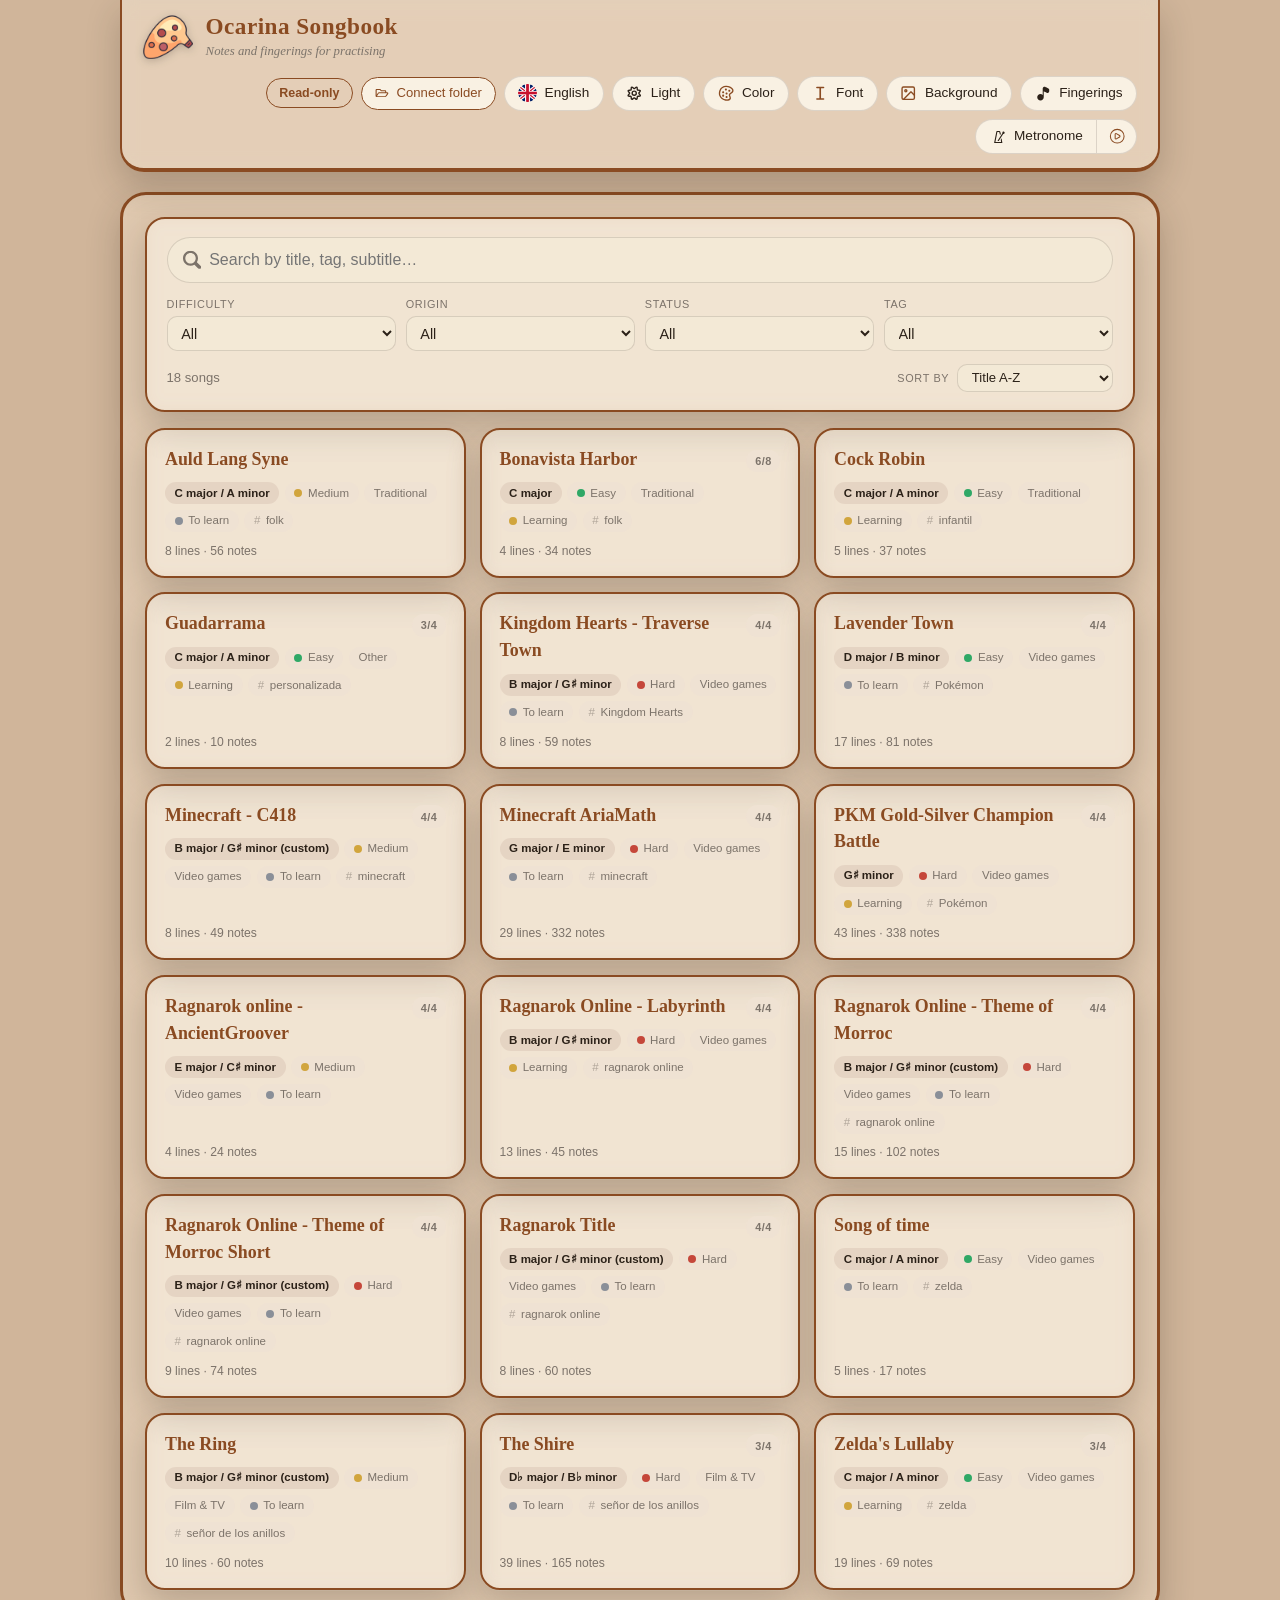
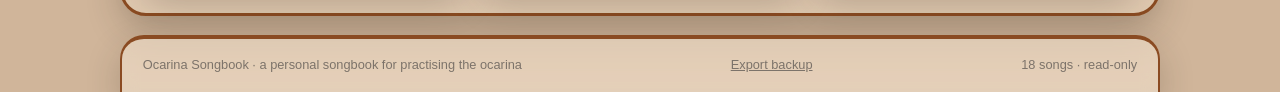
<file: index.html>
<!DOCTYPE html>
<html lang="es" data-view="fingering" data-route="home">
<head>
<meta charset="UTF-8">
<meta name="viewport" content="width=device-width, initial-scale=1.0, viewport-fit=cover">
<meta name="theme-color" content="#3a2a1c">
<title>Ocarina Songbook</title>
<link rel="icon" type="image/png" href="src/img/ocarina_title.png">
<link rel="manifest" href="manifest.webmanifest">
<link rel="apple-touch-icon" href="src/img/apple-touch-icon.png">
<meta name="mobile-web-app-capable" content="yes">
<meta name="apple-mobile-web-app-capable" content="yes">
<meta name="apple-mobile-web-app-title" content="Ocarina">
<link rel="stylesheet" href="css/styles.css?v=f5059cc6">
</head>
<body>
<svg id="fingering-sprite" width="0" height="0" style="position:absolute" aria-hidden="true" focusable="false">
  <defs id="fingering-defs"></defs>
</svg>
<div class="wrap">

  <header class="topbar">
    <a class="brand" href="#/" aria-label="Ocarina Songbook: ir a la lista de canciones">
      <img class="logo" src="src/img/ocarina_title.png" alt="" width="50" height="50">
      <div class="brand-text">
        <h1>Ocarina Songbook</h1>
        <p class="brand-tag">Notas y digitación para practicar</p>
      </div>
    </a>
    <div class="toolbar" hidden>
      <div class="folder-slot" id="folder-slot"></div>
      <button type="button" class="mode-toggle" id="lang-toggle" aria-label="Switch to English" title="Switch to English">
        <img src="src/svg/spain.png" alt="" width="18" height="18"><span>Español</span>
      </button>
      <button type="button" class="mode-toggle" id="mode-toggle" aria-label="Modo oscuro" aria-pressed="false" title="Cambiar entre tema claro y oscuro">
        <span id="mode-icon" data-icon="light_mode"></span><span id="mode-label">Claro</span>
      </button>
      <div class="picker" id="theme-picker">
        <button type="button" aria-label="Color del tema" aria-expanded="false" aria-controls="theme-menu">
          <span data-icon="theme"></span><span>Color</span>
        </button>
        <div class="menu" id="theme-menu" hidden></div>
      </div>
      <div class="picker" id="font-picker">
        <button type="button" aria-label="Fuente" aria-expanded="false" aria-controls="font-menu">
          <span data-icon="font"></span><span>Fuente</span>
        </button>
        <div class="menu" id="font-menu" hidden>
          <label class="menu-slider" id="font-size-slider">
            <span>Tamaño</span>
            <input type="range" id="font-size-input" min="80" max="150" step="5" value="100" aria-label="Tamaño de la letra">
            <output id="font-size-output">100%</output>
            <button type="button" id="font-size-confirm" class="menu-slider-confirm" aria-label="Confirmar el tamaño de la letra" title="Confirmar">
              <span data-icon="check"></span>
            </button>
          </label>
        </div>
      </div>
      <div class="picker" id="background-picker">
        <button type="button" aria-label="Fondo de la página" aria-expanded="false" aria-controls="background-menu">
          <span data-icon="image"></span><span>Fondo</span>
        </button>
        <div class="menu menu--wide" id="background-menu" hidden></div>
      </div>
      <a class="mode-toggle" id="fingering-button" href="#/digitaciones" title="Ver las digitaciones de todas las notas">
        <span data-icon="digitalization"></span><span>Digitaciones</span>
      </a>
      <div class="metro-split">
        <button type="button" class="mode-toggle metro-open" id="metronome-button" aria-label="Abrir el metrónomo" title="Abrir el metrónomo">
          <span data-icon="metronome"></span><span>Metrónomo</span>
        </button>
        <button type="button" class="mode-toggle metro-run" id="metronome-run" aria-label="Iniciar el metrónomo" aria-pressed="false" title="Iniciar el metrónomo">
          <span data-icon="play"></span>
        </button>
      </div>
    </div>
  </header>

  <main class="shell">
    <div class="viewbar no-print">
      <div class="segmented" id="view-switch" role="radiogroup" aria-label="Mostrar las notas como">
        <span class="segmented-thumb" aria-hidden="true"></span>
        <label><input type="radio" name="view" value="names"><span>Nombre</span></label>
        <label><input type="radio" name="view" value="fingering"><span>Digitación</span></label>
        <label><input type="radio" name="view" value="both"><span>Ambas</span></label>
      </div>
      <label class="score-toggle" id="score-toggle" title="Muestra la partitura en vez de las notas, con lo que hayas elegido arriba debajo de cada una">
        <input type="checkbox" id="score-input" class="fp-switch-input">
        <span class="fp-switch-track" aria-hidden="true"></span>
        <span>Partitura</span>
      </label>
      <label class="inst-picker" id="instrument-picker">
        <span>Instrumento</span>
        <select id="instrument-input" class="input" aria-label="Instrumento"></select>
      </label>
      <label class="size-slider" id="size-slider">
        <span>Tamaño</span>
        <input type="range" id="size-input" min="60" max="200" step="5" value="100" aria-label="Tamaño de las digitaciones">
        <output id="size-output">100%</output>
      </label>
    </div>

    <div class="legend">
      <span class="legend-item"><span class="note" data-solfege="Fa">Fa</span> octava media</span>
      <span class="legend-item"><span class="note note--low"><span class="note-label"><span data-solfege="Fa">Fa</span><span class="note-oct">,</span></span></span> grave</span>
      <span class="legend-item"><span class="note note--high"><span class="note-label"><span data-solfege="Fa">Fa</span><span class="note-oct">'</span></span></span> aguda</span>
      <span class="legend-item"><span class="note note--sharp"><span class="note-label"><span data-solfege="Fa">Fa</span><span class="note-acc">&#9839;</span></span></span> sostenido</span>
      <span class="legend-item"><span class="note note--flat"><span class="note-label"><span data-solfege="Si">Si</span><span class="note-acc">&#9837;</span></span></span> bemol</span>
    </div>

    <noscript><p class="empty">Esta página necesita JavaScript para mostrar las canciones.</p></noscript>
    <div class="empty" id="empty" hidden></div>
    <div id="songs"></div>
  </main>

  <footer class="site-footer">
    <span>Ocarina Songbook &middot; cancionero personal para practicar con la ocarina</span>
    <span class="footer-tools no-print">
      <button type="button" class="link-button" id="install-button" title="Instalar la página como una aplicación, para abrirla sin conexión" hidden>Instalar la aplicación</button>
      <button type="button" class="link-button" id="backup-export" title="Guardar todas las canciones y digitaciones en un archivo" hidden>Exportar copia</button>
      <button type="button" class="link-button" id="backup-import" title="Añadir las canciones de una copia guardada" hidden>Importar copia</button>
      <input type="file" id="backup-file" accept="application/json,.json" hidden>
    </span>
    <span id="footer-count"></span>
  </footer>

</div>
<dialog class="dialog" id="confirm-dialog" aria-labelledby="confirm-title">
  <form method="dialog">
    <h2 id="confirm-title" data-role="title"></h2>
    <p data-role="text"></p>
    <div class="dialog-actions">
      <button type="button" class="btn" value="cancel" autofocus>Cancelar</button>
      <button type="button" class="btn btn--danger" value="ok">Aceptar</button>
    </div>
  </form>
</dialog>

<dialog class="dialog dialog--wide" id="key-dialog" aria-labelledby="key-title">
  <form method="dialog" onsubmit="return false">
    <h2 id="key-title" data-role="title"></h2>
    <p data-role="help"></p>
    <div class="key-types" data-role="types" role="group" aria-label="Alteraciones de la canción"></div>
    <p class="key-preview" data-role="preview" role="status"></p>
    <div class="dialog-actions">
      <button type="button" class="btn" data-role="cancel">Cancelar</button>
      <button type="button" class="btn btn--primary" data-role="ok" disabled>Aceptar</button>
    </div>
  </form>
</dialog>

<dialog class="dialog dialog--export" id="export-dialog" aria-label="Exportar la canción"></dialog>

<dialog class="dialog dialog--transpose" id="transpose-dialog" aria-label="Transportar la canción"></dialog>

<dialog class="dialog dialog--import" id="import-dialog" aria-label="Importar un MIDI"></dialog>

<dialog class="dialog dialog--fingering" id="fingering-dialog" aria-label="Editar las digitaciones"></dialog>

<dialog class="dialog dialog--metronome" id="metronome-dialog" aria-label="Metrónomo"></dialog>

<div class="dock-root" id="dock-root"></div>

<div class="toast no-print" id="toast" role="status" hidden></div>

<script src="js/i18n.js?v=83427dec"></script>
<script src="js/notes.js?v=d6e9795c"></script>
<script src="js/keys.js?v=bfc69fc7"></script>
<script src="js/fingering.js?v=7b1e5adc"></script>
<script src="js/icons.js?v=138fa6bb"></script>
<script src="js/categories.js?v=e4b6179c"></script>
<script src="js/ui.js?v=81b71ef0"></script>
<script src="js/menus.js?v=81224562"></script>
<script src="js/store.js?v=7196ee94"></script>
<script src="js/router.js?v=cafb81aa"></script>
<script src="js/home.js?v=75d3bbf1"></script>
<script src="js/key-dialog.js?v=051c6c0b"></script>
<script src="js/transpose.js?v=ca121f5f"></script>
<script src="js/audio-import.js?v=50b1eca6"></script>
<script src="js/midi-import.js?v=f2ad533b"></script>
<script src="js/pitch.js?v=86aaca49"></script>
<script src="js/metronome.js?v=b88cab87"></script>
<script src="js/audio.js?v=6d4adc7b"></script>
<script src="js/ocarina-image.js?v=e7e665f2"></script>
<script src="js/score-image.js?v=96b1dc9d"></script>
<script src="js/export.js?v=bba5ee3e"></script>
<script src="js/player.js?v=c6f13312"></script>
<script src="js/render.js?v=c436f128"></script>
<script src="js/editor.js?v=88caed87"></script>
<script src="js/folder.js?v=9e5905e2"></script>
<script src="js/background.js?v=1efc275c"></script>
<script src="js/preferences.js?v=daf0f880"></script>
<script src="js/fingering-editor.js?v=f997d63b"></script>
<script src="js/fingering-page.js?v=f0afba03"></script>
<script src="js/backup.js?v=cbbf111e"></script>
<script src="js/pwa.js?v=e09ce499"></script>
<script src="js/app.js?v=b48c4c60"></script>
</body>
</html>
</file>
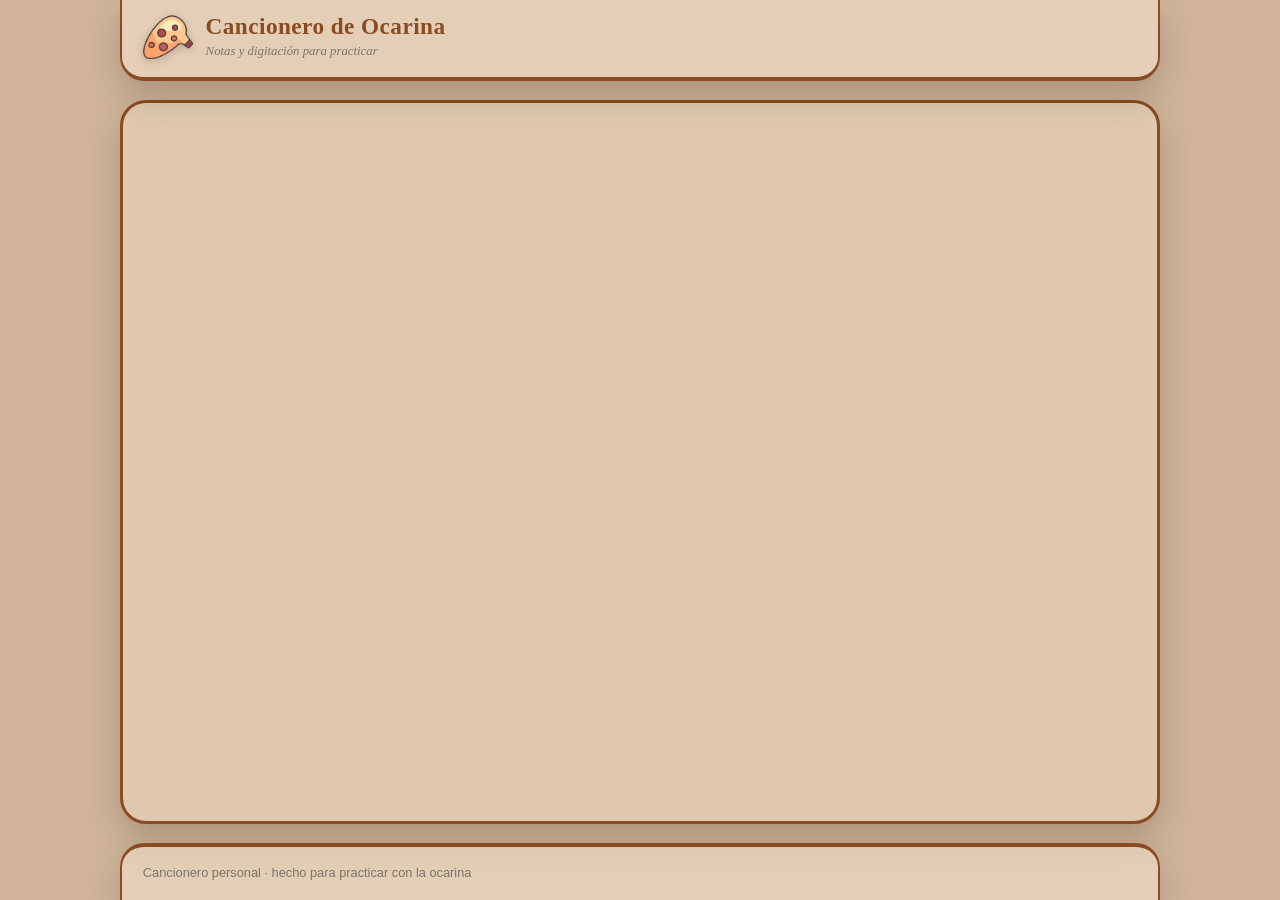
<file: cancionero-ocarina.html>
<!DOCTYPE html>
<html lang="es" data-view="fingering" data-route="home">
<head>
<meta charset="UTF-8">
<meta name="viewport" content="width=device-width, initial-scale=1.0">
<title>Cancionero de Ocarina</title>
<link rel="icon" type="image/png" href="src/img/ocarina_title.png">
<link rel="stylesheet" href="css/styles.css">
</head>
<body>
<svg width="0" height="0" style="position:absolute" aria-hidden="true" focusable="false">
  <defs>
    <!-- Holes, numbered right to left (h1 = top right, h12 = far left). Thumb holes sit outside the
         body, so they follow the theme ink to stay visible; finger holes sit on the white body. -->
      <circle id="h1" cx="165" cy="34.5" r="9.2" fill="#161616"/>
      <circle id="h2" cx="146.5" cy="141.5" r="10.6" fill="currentColor"/>
      <circle id="h3" cx="143" cy="52" r="9.9" fill="#161616"/>
      <circle id="h4" cx="125.5" cy="74.5" r="8.3" fill="#161616"/>
      <circle id="h5" cx="114.5" cy="96" r="8.8" fill="#161616"/>
      <circle id="h6" cx="109.5" cy="59" r="6.3" fill="#161616"/>
      <circle id="h7" cx="80" cy="71.5" r="9.2" fill="#161616"/>
      <circle id="h8" cx="76.5" cy="175" r="10.3" fill="currentColor"/>
      <circle id="h9" cx="68" cy="127" r="6.1" fill="#161616"/>
      <circle id="h10" cx="65.5" cy="94.5" r="8.5" fill="#161616"/>
      <circle id="h11" cx="50" cy="115" r="9" fill="#161616"/>
      <circle id="h12" cx="30.5" cy="132" r="9.8" fill="#161616"/>

    <!-- One symbol per note (middle octave): the base picture plus a <use> per covered hole.
         The two small holes (h6, h9) stay open in the whole middle scale. -->
    <symbol id="oc-do" viewBox="0 0 200 194">
      <image href="src/img/ocarina_base.png" width="200" height="194" style="filter: var(--oc-halo)"/>
      <use href="#h1"/>
      <use href="#h2"/>
      <use href="#h3"/>
      <use href="#h4"/>
      <use href="#h5"/>
      <use href="#h7"/>
      <use href="#h8"/>
      <use href="#h10"/>
      <use href="#h11"/>
      <use href="#h12"/>
    </symbol>
    <symbol id="oc-re" viewBox="0 0 200 194">
      <image href="src/img/ocarina_base.png" width="200" height="194" style="filter: var(--oc-halo)"/>
      <use href="#h2"/>
      <use href="#h3"/>
      <use href="#h4"/>
      <use href="#h5"/>
      <use href="#h7"/>
      <use href="#h8"/>
      <use href="#h10"/>
      <use href="#h11"/>
      <use href="#h12"/>
    </symbol>
    <symbol id="oc-mi" viewBox="0 0 200 194">
      <image href="src/img/ocarina_base.png" width="200" height="194" style="filter: var(--oc-halo)"/>
      <use href="#h2"/>
      <use href="#h4"/>
      <use href="#h5"/>
      <use href="#h7"/>
      <use href="#h8"/>
      <use href="#h10"/>
      <use href="#h11"/>
      <use href="#h12"/>
    </symbol>
    <symbol id="oc-fa" viewBox="0 0 200 194">
      <image href="src/img/ocarina_base.png" width="200" height="194" style="filter: var(--oc-halo)"/>
      <use href="#h2"/>
      <use href="#h5"/>
      <use href="#h7"/>
      <use href="#h8"/>
      <use href="#h10"/>
      <use href="#h11"/>
      <use href="#h12"/>
    </symbol>
    <symbol id="oc-sol" viewBox="0 0 200 194">
      <image href="src/img/ocarina_base.png" width="200" height="194" style="filter: var(--oc-halo)"/>
      <use href="#h7"/>
      <use href="#h10"/>
      <use href="#h11"/>
      <use href="#h12"/>
    </symbol>
    <symbol id="oc-la" viewBox="0 0 200 194">
      <image href="src/img/ocarina_base.png" width="200" height="194" style="filter: var(--oc-halo)"/>
      <use href="#h7"/>
      <use href="#h11"/>
      <use href="#h12"/>
    </symbol>
    <symbol id="oc-si" viewBox="0 0 200 194">
      <image href="src/img/ocarina_base.png" width="200" height="194" style="filter: var(--oc-halo)"/>
      <use href="#h7"/>
      <use href="#h12"/>
    </symbol>
  </defs>
</svg>
<div class="wrap">

  <header class="topbar">
    <a class="brand" href="#/" aria-label="Cancionero de Ocarina: ir a la lista de canciones">
      <img class="logo" src="src/img/ocarina_title.png" alt="" width="50" height="50">
      <div class="brand-text">
        <h1>Cancionero de Ocarina</h1>
        <p class="brand-tag">Notas y digitación para practicar</p>
      </div>
    </a>
    <div class="toolbar" hidden>
      <div class="folder-slot" id="folder-slot"></div>
      <div class="picker" id="theme-picker">
        <button type="button" aria-label="Color del tema" aria-expanded="false" aria-controls="theme-menu">
          <span data-icon="theme"></span><span>Color</span>
        </button>
        <div class="menu" id="theme-menu" hidden></div>
      </div>
      <div class="picker" id="font-picker">
        <button type="button" aria-label="Fuente" aria-expanded="false" aria-controls="font-menu">
          <span data-icon="font"></span><span>Fuente</span>
        </button>
        <div class="menu" id="font-menu" hidden></div>
      </div>
      <div class="picker" id="background-picker">
        <button type="button" aria-label="Fondo de la página" aria-expanded="false" aria-controls="background-menu">
          <span data-icon="image"></span><span>Fondo</span>
        </button>
        <div class="menu menu--wide" id="background-menu" hidden></div>
      </div>
      <button type="button" class="mode-toggle" id="mode-toggle" aria-label="Modo oscuro" aria-pressed="false" title="Cambiar entre tema claro y oscuro">
        <span id="mode-icon" data-icon="light_mode"></span><span id="mode-label">Claro</span>
      </button>
    </div>
  </header>

  <main class="shell">
    <div class="viewbar no-print">
      <div class="segmented" id="view-switch" role="radiogroup" aria-label="Mostrar las notas como">
        <span class="segmented-thumb" aria-hidden="true"></span>
        <label><input type="radio" name="view" value="names"><span>Nombre</span></label>
        <label><input type="radio" name="view" value="fingering"><span>Digitación</span></label>
        <label><input type="radio" name="view" value="both"><span>Ambas</span></label>
      </div>
    </div>

    <div class="legend">
      <span class="legend-item"><span class="note">Fa</span> octava media</span>
      <span class="legend-item"><span class="note note--low">Fa</span> grave</span>
      <span class="legend-item"><span class="note note--high">Fa</span> aguda</span>
      <span class="legend-item"><span class="note note--high2">Fa</span> super aguda</span>
      <span class="legend-item"><span class="note">Fa<sup>&#9839;</sup></span> sostenido</span>
    </div>

    <noscript><p class="empty">Esta página necesita JavaScript para mostrar las canciones.</p></noscript>
    <div class="empty" id="empty" hidden></div>
    <div id="songs"></div>
  </main>

  <footer class="site-footer">
    <span>Cancionero personal &middot; hecho para practicar con la ocarina</span>
    <span id="footer-count"></span>
  </footer>

</div>
<dialog class="dialog" id="confirm-dialog" aria-labelledby="confirm-title">
  <form method="dialog">
    <h2 id="confirm-title" data-role="title"></h2>
    <p data-role="text"></p>
    <div class="dialog-actions">
      <button type="button" class="btn" value="cancel" autofocus>Cancelar</button>
      <button type="button" class="btn btn--danger" value="ok">Aceptar</button>
    </div>
  </form>
</dialog>

<div class="toast no-print" id="toast" role="status" hidden></div>

<script src="js/notes.js"></script>
<script src="js/icons.js"></script>
<script src="js/categories.js"></script>
<script src="js/ui.js"></script>
<script src="js/menus.js"></script>
<script src="js/store.js"></script>
<script src="js/router.js"></script>
<script src="js/home.js"></script>
<script src="js/render.js"></script>
<script src="js/editor.js"></script>
<script src="js/folder.js"></script>
<script src="js/background.js"></script>
<script src="js/preferences.js"></script>
<script src="js/app.js"></script>
</body>
</html>
</file>
<file: css/styles.css>
/* Base tokens (canela + clásica). Everything else is derived from bg/paper/ink/accent,
   so a theme only has to redefine those four. */
:root{
  --bg: #f4ecd8;
  --paper: #fffaf0;
  --ink: #2b2118;
  --accent: #8a4b22;
  --accent-2: #c99a3b;
  --oc-halo: none;
  --danger: #b3261e;
  --low: #3f6f7d;       --low-ink: #fdfdfb;
  --high: #d1a53d;      --high-ink: #3a2a08;
  --flat: #b5502f;      --flat-ink: #fdf3ea;
  --sharp: #4c8a4a;     --sharp-ink: #f3fbf1;
  --font: Georgia, 'Iowan Old Style', 'Palatino Linotype', 'Book Antiqua', serif;
  --sans: -apple-system, BlinkMacSystemFont, 'Segoe UI', Helvetica, Arial, sans-serif;

  --ink-soft: color-mix(in srgb, var(--ink) 62%, var(--paper));
  --mid: color-mix(in srgb, var(--accent) 14%, var(--paper));
  --line: color-mix(in srgb, var(--ink) 14%, transparent);
  --shade: color-mix(in srgb, var(--ink) 22%, transparent);
  --shadow: color-mix(in srgb, var(--ink) 9%, transparent);

  /* The look: a page tinted with the theme colour, and translucent "glass" cards framed in it. */
  --page: color-mix(in srgb, var(--accent) 34%, var(--bg));
  --card: color-mix(in srgb, var(--paper) 38%, transparent);        /* cards */
  --shell: color-mix(in srgb, var(--paper) 28%, transparent);       /* the frame around the content */
  --glass-shadow: 0 14px 34px var(--shade);
  color-scheme: light;
}

/* Colors x modes. A color only redefines bg/paper/ink/accent; the mode rule below adds the
   note colors that need to change on dark. Both are also matched by the picker swatches
   (they carry data-theme and data-mode themselves), hence no :root. */
[data-theme="neutro"]  { --bg:#f5f5f4; --paper:#ffffff; --ink:#1f1f1f; --accent:#2f3b46; }
[data-theme="rojo"]    { --bg:#f8e9e7; --paper:#fff6f4; --ink:#2b1512; --accent:#b3261e; }
[data-theme="amarillo"]{ --bg:#fbf1c7; --paper:#fffbe6; --ink:#2b2410; --accent:#8a6a00; }
[data-theme="verde"]   { --bg:#e6f0e4; --paper:#f6fbf4; --ink:#14261a; --accent:#2e6b3a; }
[data-theme="canela"]  { --bg:#f4ecd8; --paper:#fffaf0; --ink:#2b2118; --accent:#8a4b22; }
[data-theme="morado"]  { --bg:#eee8f6; --paper:#faf7fd; --ink:#211630; --accent:#6a3fa0; }
[data-theme="rosa"]    { --bg:#fbe8f0; --paper:#fff5f9; --ink:#2d1520; --accent:#c2185b; }
[data-theme="azul"]    { --bg:#e5eef9; --paper:#f5f9fe; --ink:#101f33; --accent:#1f5fa8; }

[data-mode="oscuro"]{
  --low:#5b93a4; --low-ink:#0d1a1e; --flat:#d9694a; --flat-ink:#240f07; --sharp:#6db56a; --sharp-ink:#0d1f0c;
  --danger: #ff8a80;
  --shade: rgba(0, 0, 0, .5);
  --shadow: rgba(0, 0, 0, .4);
  --page: color-mix(in srgb, var(--accent) 46%, var(--bg));
  --oc-halo: drop-shadow(0 0 1.2px #fff);   /* keeps the black ocarina outline visible on dark */
  color-scheme: dark;
}
[data-theme="neutro"][data-mode="oscuro"]  { --bg:#0e0e0e; --paper:#1a1a1a; --ink:#ededed; --accent:#e4e4e4; }
[data-theme="rojo"][data-mode="oscuro"]    { --bg:#1c0f0e; --paper:#2a1715; --ink:#f5e3e0; --accent:#ff7b70; }
[data-theme="amarillo"][data-mode="oscuro"]{ --bg:#1b170a; --paper:#29230f; --ink:#f7efcf; --accent:#f0c93a; }
[data-theme="verde"][data-mode="oscuro"]   { --bg:#0d1a11; --paper:#16261b; --ink:#e3f1e5; --accent:#6fcf85; }
[data-theme="canela"][data-mode="oscuro"]  { --bg:#17130f; --paper:#221c16; --ink:#f1e7d3; --accent:#d9925a; }
[data-theme="morado"][data-mode="oscuro"]  { --bg:#16101f; --paper:#21182e; --ink:#eee6f8; --accent:#b48cf0; }
[data-theme="rosa"][data-mode="oscuro"]    { --bg:#1f0f17; --paper:#2d1822; --ink:#fbe6ef; --accent:#f472a8; }
[data-theme="azul"][data-mode="oscuro"]    { --bg:#0d1521; --paper:#152233; --ink:#e2ecf8; --accent:#6aaeee; }

/* Fonts. Also used by the options in the picker. */
[data-font="clasica"]   { --font: Georgia, 'Iowan Old Style', 'Palatino Linotype', 'Book Antiqua', serif;
                          --sans: -apple-system, BlinkMacSystemFont, 'Segoe UI', Helvetica, Arial, sans-serif; }
[data-font="moderna"]   { --font: system-ui, -apple-system, 'Segoe UI', Roboto, Helvetica, Arial, sans-serif;
                          --sans: system-ui, -apple-system, 'Segoe UI', Roboto, Helvetica, Arial, sans-serif; }
[data-font="legible"]   { --font: Verdana, Tahoma, 'DejaVu Sans', sans-serif;
                          --sans: Verdana, Tahoma, 'DejaVu Sans', sans-serif; }
[data-font="manuscrita"]{ --font: 'Segoe Print', 'Bradley Hand', 'Comic Sans MS', 'Comic Neue', cursive;
                          --sans: 'Segoe Print', 'Bradley Hand', 'Comic Sans MS', 'Comic Neue', cursive; }
[data-font="consolas"]  { --font: Consolas, 'Lucida Console', 'DejaVu Sans Mono', ui-monospace, monospace;
                          --sans: Consolas, 'Lucida Console', 'DejaVu Sans Mono', ui-monospace, monospace; }
[data-font="maquina"]   { --font: 'Courier New', ui-monospace, Courier, monospace;
                          --sans: 'Courier New', ui-monospace, Courier, monospace; }

*{ box-sizing: border-box; }

html{ scroll-behavior: smooth; font-size: calc(100% * var(--text-scale, 1)); }
@media (prefers-reduced-motion: reduce){ html{ scroll-behavior: auto; } }

body{
  margin: 0;
  min-height: 100vh;
  display: flex;
  flex-direction: column;
  padding: 0 1rem;
  background-color: var(--page);
  color: var(--ink);
  font-family: var(--font);
  line-height: 1.5;
  -webkit-print-color-adjust: exact;
  print-color-adjust: exact;
}

/* The page is a flat colour. If the user picked a background picture (js/background.js) it is laid over
   it on one fixed layer, at the chosen intensity and blur. */
body::before{
  content: "";
  position: fixed;
  inset: -30px;                      /* bleed, so a blurred edge never shows */
  z-index: -1;
  pointer-events: none;
  background: var(--bg-image, none) center / cover no-repeat;
  opacity: var(--bg-opacity, 0);
  filter: blur(var(--bg-blur, 0px));
}
.wrap{
  flex: 1;
  display: flex;
  flex-direction: column;
  width: 100%;
  max-width: 1040px;
  margin: 0 auto;
}

/* Icons (js/icons.js): inline SVGs that take the text colour of whatever holds them. */
.icon{ width: 1.21em; height: 1.21em; flex: none; }
[data-icon]{ display:inline-flex; }
.picker > button [data-icon]{ color: var(--accent); }

/* Theme + font pickers */
.toolbar{
  display:flex;
  flex-wrap: wrap;
  justify-content:flex-end;
  align-items: center;
  gap: .5rem;
  font-family: var(--sans);
  font-size: .85rem;
}

.toolbar[hidden]{ display:none; }

.picker{ position: relative; }

.picker > button,
.mode-toggle{
  display:inline-flex;
  align-items:center;
  gap: .5rem;
  background: color-mix(in srgb, var(--paper) 78%, transparent);
  color: var(--ink);
  border: 1.5px solid var(--line);
  border-radius: 999px;
  padding: .4rem .85rem;
  font: inherit;
  cursor: pointer;
  transition: border-color .15s;
}
.picker > button:hover,
.picker > button[aria-expanded="true"],
.mode-toggle:hover{ border-color: var(--accent); }

.swatch{
  width: 1rem; height: 1rem;
  flex: none;
  border-radius: 50%;
  border: 1px solid var(--line);
  background: linear-gradient(135deg, var(--bg) 50%, var(--accent) 50%);
}

.menu{
  position: absolute;
  top: calc(100% + .4rem);
  right: 0;
  z-index: 10;
  min-width: 11.5rem;
  background: var(--paper);
  border: 2px solid var(--accent);
  border-radius: 16px;
  padding: .35rem;
  box-shadow: 0 8px 24px var(--shade);
}
.menu[hidden]{ display:none; }

.menu button{
  display:flex;
  align-items:center;
  gap: .6rem;
  width: 100%;
  background: none;
  border: 0;
  border-radius: 9px;
  padding: .45rem .6rem;
  color: var(--ink);
  font: inherit;
  text-align: left;
  cursor: pointer;
}
.menu button[data-font]{ font-family: var(--font); }

/* A slider living inside a dropdown menu (the "Fuente" menu's text-size control), set off from the
   buttons below it with a rule, matching .size-slider's proportions but without its own pill frame. */
.menu-slider{
  display: flex;
  align-items: center;
  gap: .5rem;
  padding: .3rem .6rem .65rem;
  margin-bottom: .3rem;
  border-bottom: 1px solid var(--line);
  font-family: var(--sans);
  font-size: .82rem;
  color: var(--ink-soft);
}
.menu-slider input{ flex: 1; min-width: 0; }
.menu-slider output{ min-width: 2.6em; text-align: right; font-variant-numeric: tabular-nums; }
/* Just the tick, not another button shape: the "check" icon already draws its own circle. The extra
   ".menu-slider" ancestor in the selector is not for scoping - it is needed to outweigh the generic
   ".menu button" rule's width:100%/padding, which otherwise wins on specificity and left a stretched,
   misplaced hit area that only became visible (as a hover background poking past the menu) on :hover. */
.menu-slider .menu-slider-confirm{
  display: grid;
  place-items: center;
  flex: none;
  width: 1.7rem;
  height: 1.7rem;
  padding: 0;
  border: 0;
  border-radius: 50%;
  background: transparent;
  color: var(--accent);
  cursor: pointer;
}
.menu-slider .menu-slider-confirm .icon{ width: 1.3rem; height: 1.3rem; }
.menu-slider .menu-slider-confirm:hover{ background: var(--mid); }
.menu button:hover{ background: var(--mid); }
.menu button.danger{ color: var(--danger); }
.menu button[aria-pressed="true"]{ background: var(--mid); font-weight: 700; }

a:focus-visible,
button:focus-visible{
  outline: 2px solid var(--accent);
  outline-offset: 2px;
}

.legend{
  padding: .9rem 1.2rem;
  margin-bottom: 1.2rem;
  font-size: .88rem;
  color: var(--ink-soft);
  font-family: var(--sans);
  display:flex;
  flex-wrap: wrap;
  gap: .4rem 1.4rem;
  justify-content: center;
  align-items:center;
}

.legend-item{ display:flex; align-items:center; gap:.45rem; white-space: nowrap; }
.legend .note{ font-size: .85rem; }

.song{
  padding: 1.4rem 1.5rem 1.6rem;
  scroll-margin-top: 1rem;
}

.song-head{
  display:flex;
  align-items:flex-start;
  justify-content:space-between;
  gap: .8rem;
  margin-bottom: .9rem;
}

.song h2{
  margin: 0;
  font-size: 1.35rem;
  color: var(--accent);
  display:flex;
  align-items:baseline;
  gap:.6rem;
  flex-wrap: wrap;
}

.badge{
  font-family: var(--sans);
  font-size: .68rem;
  font-weight: 600;
  text-transform: uppercase;
  letter-spacing: .04em;
  background: var(--mid);
  color: var(--ink-soft);
  padding: .2rem .55rem;
  border-radius: 999px;
}

.row{ margin-top: .5rem; }
.row:first-child{ margin-top: 0; }
.row.has-title{ margin-top: 1rem; }
.row.has-title:first-child{ margin-top: 0; }

.row h3{
  font-family: var(--sans);
  font-size: .78rem;
  text-transform: uppercase;
  letter-spacing: .06em;
  color: var(--ink-soft);
  margin: 0 0 .5rem;
}

.line{
  display:flex;
  flex-wrap: wrap;
  align-items: flex-end;
  gap: .4rem;
}

/* A note is its name with the accidental to its right; octave dots (::before) are decoration. Sharps and
   flats have their own colours (they win over the octave's). */
.note{
  display:inline-flex;
  flex-direction: column;
  align-items:center;
  justify-content:flex-end;
  background: var(--mid);
  color: var(--ink);
  border-radius: 15px;
  min-width: 2.4em;
  padding: 0 .5em .35em;
  font-weight: 700;
  font-size: 1.1rem;
  box-shadow: 0 1px 2px var(--shadow);
}

.note::before{
  content: "\00a0";
  font-size: .62rem;
  line-height: 1;
  height: .8em;
  opacity: .9;
}
.note--high::before{ content: "\2022"; }
.note--high2::before{ content: "\2022\2022"; }

.note-label{ display: inline-flex; align-items: baseline; white-space: nowrap; }
.note-acc{
  font-size: 1em;
  line-height: 1;
  margin-left: .05em;
}

button.note{
  border: 0;
  font-family: inherit;
  cursor: pointer;
}

/* Notes that have a fingering diagram hold both the diagram and the name; html[data-view] picks
   what shows: "names" (the plain chip), "fingering" (diagram only) or "both". */
.note--oc .ocarina{ display: none; width: calc(4em * var(--oc-scale, 1)); height: auto; }

[data-view="fingering"] .note--oc,
[data-view="both"] .note--oc{ padding: 0; background: none; box-shadow: none; }
[data-view="fingering"] .note--oc .ocarina,
[data-view="both"] .note--oc .ocarina{ display: block; }
[data-view="fingering"] .note--oc .note-name{ display: none; }
[data-view="both"] .note--oc .note-name{
  margin-top: .1rem;
  font-family: var(--sans);
  font-size: .78rem;
  line-height: 1.2;
  color: var(--ink-soft);
}

.note--low{ background: var(--low); color: var(--low-ink); }
.note--high{ background: var(--high); color: var(--high-ink); }
.note--high2{ background: var(--high); color: var(--high-ink); }      /* only in old songs: not offered any more */
.note--flat{ background: var(--flat); color: var(--flat-ink); }
.note--sharp{ background: var(--sharp); color: var(--sharp-ink); }

.tbd{
  font-family: var(--sans);
  font-style: normal;
  font-size: .85rem;
  color: var(--ink-soft);
  background: var(--mid);
  display:inline-block;
  padding: .35rem .8rem;
  border-radius: 999px;
}

/* ---- Buttons, fields ---------------------------------------------------------------------- */
.btn{
  display:inline-flex;
  align-items:center;
  gap: .4rem;
  padding: .35rem .8rem;
  border: 1.5px solid var(--line);
  border-radius: 999px;
  background: color-mix(in srgb, var(--paper) 78%, transparent);
  color: var(--ink);
  font: inherit;
  font-family: var(--sans);
  font-size: .82rem;
  white-space: nowrap;
  cursor: pointer;
  transition: border-color .15s;
}
.btn:hover:not(:disabled){ border-color: var(--accent); }
.btn:disabled{ opacity: .45; cursor: default; }
.btn--sm{ padding: .25rem .65rem; font-size: .76rem; }
.btn--ghost{ background: transparent; color: var(--ink-soft); }
.btn--primary{ background: var(--accent); border-color: var(--accent); color: var(--paper); }
.btn--danger{ color: var(--danger); }
.btn--danger:hover:not(:disabled){ border-color: var(--danger); }

.input{
  width: 100%;
  padding: .45rem .6rem;
  border: 1px solid var(--line);
  border-radius: 10px;
  background: color-mix(in srgb, var(--bg) 72%, transparent);
  color: var(--ink);
  font: inherit;
  font-family: var(--sans);
  font-size: .9rem;
}
.input:focus-visible{ outline: 2px solid var(--accent); outline-offset: 1px; }
.input--title{ font-family: var(--font); font-size: 1.2rem; font-weight: 700; color: var(--accent); }
.input--sub{ padding: .3rem .55rem; font-size: .8rem; }

/* ---- Song editor -------------------------------------------------------------------------- */
.song--editing{ border-width: 3px; }

.edit-head{
  display:grid;
  grid-template-columns: 1fr 8rem 7rem;
  gap: .6rem;
}
.field{
  display:grid;
  gap: .25rem;
  font-family: var(--sans);
  font-size: .68rem;
  text-transform: uppercase;
  letter-spacing: .06em;
  color: var(--ink-soft);
}
.edit-actions{ display:flex; justify-content:flex-end; margin: .5rem 0 .2rem; }

.eline{
  margin-top: .6rem;
  padding: .55rem .7rem .7rem;
  border: 1px dashed var(--line);
  border-radius: 12px;
  cursor: text;
}
.eline.is-active{
  border: 1px solid var(--accent);
  background: color-mix(in srgb, var(--accent) 6%, transparent);
}
.eline-top{ display:flex; align-items:center; gap: .5rem; }
.eline-notes{
  display:flex;
  flex-wrap: wrap;
  align-items: flex-end;
  gap: .5rem .4rem;
  min-height: 2.8rem;
  padding-top: .55rem;
}

.ec{ position: relative; display:inline-flex; }
.ec-x{
  position: absolute;
  top: -9px;
  right: -9px;
  z-index: 1;
  display:grid;
  place-items:center;
  width: 22px;
  height: 22px;
  padding: 0;
  border: 0;
  border-radius: 50%;
  background: var(--paper);
  color: var(--ink-soft);
  cursor: pointer;
}
.ec-x .icon{ width: 100%; height: 100%; }
.ec-x:hover{ color: var(--danger); }
@media (pointer: coarse){ .ec-x{ width: 29px; height: 29px; top: -11px; right: -11px; } }

.caret{
  align-self: stretch;
  width: 2px;
  min-height: 2.2rem;
  border-radius: 1px;
  background: var(--accent);
  animation: caret-blink 1.1s steps(1) infinite;
}
@keyframes caret-blink{ 50%{ opacity: 0; } }
@media (prefers-reduced-motion: reduce){ .caret{ animation: none; } }

.hint{ align-self:center; font-family: var(--sans); font-size: .8rem; color: var(--ink-soft); }
.eline:not(.is-active) .hint--on,
.eline.is-active .hint--off{ display:none; }

/* ---- Note palette ------------------------------------------------------------------------- */
.dock{
  position: sticky;
  bottom: .6rem;
  z-index: 5;
  margin-top: 1.1rem;
  padding: .7rem .8rem;
  border: 2px solid var(--accent);
  border-radius: 18px;
  background: color-mix(in srgb, var(--paper) 90%, transparent);
  -webkit-backdrop-filter: blur(12px);
  backdrop-filter: blur(12px);
  box-shadow: var(--glass-shadow);
  font-family: var(--sans);
}
.dock-head{ display:flex; flex-wrap: wrap; align-items:center; gap: .4rem; }
.dock-title{
  margin-right: auto;
  font-size: .72rem;
  text-transform: uppercase;
  letter-spacing: .06em;
  color: var(--ink-soft);
}
.dock-status{ margin: .5rem 0 0; font-size: .72rem; color: var(--ink-soft); }
.dock-status.is-error{ color: var(--danger); }

.pal{ display:grid; gap: .45rem; margin-top: .65rem; }
.pal-row{ display:grid; grid-template-columns: 5.4rem 1fr; align-items:center; gap: .5rem; }
.pal-label{ font-size: .72rem; color: var(--ink-soft); }
.pal-notes{ display:flex; flex-wrap: wrap; gap: .35rem; }
.pal-notes .note{ font-size: 1rem; padding-top: .15em; }

/* ---- Page furniture ----------------------------------------------------------------------- */
.add-song{
  display:flex;
  align-items:center;
  justify-content:center;
  gap: .5rem;
  width: 100%;
  margin: 0 0 .9rem;
  padding: 1rem;
  border: 2px dashed color-mix(in srgb, var(--accent) 75%, transparent);
  border-radius: 18px;
  background: color-mix(in srgb, var(--paper) 30%, transparent);
  color: var(--ink-soft);
  font-family: var(--sans);
  font-size: .95rem;
  cursor: pointer;
  transition: border-color .15s, color .15s;
}
.add-song:hover{ border-color: var(--accent); color: var(--accent); }

.empty{ text-align:center; color: var(--ink-soft); }
.empty p{ margin: 0 0 1rem; font-style: italic; }

.dialog{
  width: min(26rem, calc(100vw - 2rem));
  padding: 0;
  border: 3px solid var(--accent);
  border-radius: 22px;
  background: var(--paper);
  color: var(--ink);
  font-family: var(--sans);
  box-shadow: 0 16px 48px rgba(0, 0, 0, .45);
}
.dialog::backdrop{ background: rgba(0,0,0,.5); }
.dialog form{ padding: 1.2rem 1.3rem; }
.dialog h2{ margin: 0 0 .5rem; font-family: var(--font); font-size: 1.1rem; color: var(--accent); }
.dialog p{ margin: 0 0 1.1rem; font-size: .9rem; color: var(--ink-soft); }
.dialog-actions{ display:flex; justify-content:flex-end; gap: .5rem; }

.toast{
  position: fixed;
  top: 1rem;
  left: 50%;
  z-index: 30;
  display:flex;
  align-items:center;
  gap: .9rem;
  max-width: calc(100vw - 2rem);
  padding: .6rem 1rem;
  transform: translateX(-50%);
  border: 2px solid var(--accent);
  border-radius: 14px;
  background: var(--ink);
  color: var(--paper);
  font-family: var(--sans);
  font-size: .85rem;
  box-shadow: 0 8px 24px rgba(0,0,0,.3);
}
.toast[hidden]{ display:none; }
.toast button{
  display:inline-flex;
  align-items:center;
  gap: .35rem;
  padding: 0;
  border: 0;
  background: none;
  color: inherit;
  font: inherit;
  font-weight: 700;
  text-decoration: underline;
  cursor: pointer;
}

@media (max-width: 480px){
  .edit-head{ grid-template-columns: 1fr; }
  .pal-row{ grid-template-columns: 1fr; gap: .2rem; }
}

/* ---- Notes / fingering switch ------------------------------------------------------------- */
/* Sticks to the top while scrolling so it is always at hand. */
.viewbar{
  position: sticky;
  top: .6rem;
  z-index: 6;
  display:flex;
  flex-wrap: wrap;
  align-items: center;
  justify-content:center;
  gap: .5rem .8rem;
  margin-bottom: 1.2rem;
  pointer-events: none;
}

/* Every slider in the page (size, volume, tempo, background intensity and blur...): a thin accent-coloured
   track and a round handle, instead of the browser's plain default. */
input[type="range"]{
  -webkit-appearance: none;
  appearance: none;
  flex: 1;
  height: 6px;
  min-width: 3rem;
  border-radius: 999px;
  background: color-mix(in srgb, var(--ink) 18%, transparent);
  outline: none;
  cursor: pointer;
  accent-color: var(--accent);        /* a plain-styled fallback where the appearance reset above is ignored */
}
input[type="range"]::-webkit-slider-runnable-track{ height: 6px; border-radius: 999px; background: transparent; }
input[type="range"]::-webkit-slider-thumb{
  -webkit-appearance: none;
  appearance: none;
  width: 1rem;
  height: 1rem;
  margin-top: -5px;
  border-radius: 50%;
  background: var(--accent);
  border: 2px solid var(--paper);
  box-shadow: 0 1px 3px var(--shadow);
  cursor: pointer;
}
input[type="range"]::-moz-range-track{ height: 6px; border-radius: 999px; background: color-mix(in srgb, var(--ink) 18%, transparent); }
input[type="range"]::-moz-range-progress{ height: 6px; border-radius: 999px; background: var(--accent); }
input[type="range"]::-moz-range-thumb{
  width: 1rem;
  height: 1rem;
  border-radius: 50%;
  background: var(--accent);
  border: 2px solid var(--paper);
  box-shadow: 0 1px 3px var(--shadow);
  cursor: pointer;
}
input[type="range"]:focus-visible{ outline: 2px solid var(--accent); outline-offset: 3px; }
input[type="range"]:disabled{ opacity: .45; cursor: default; }

/* The size of the fingering diagrams: a pill like the switch, only while the diagrams are showing. */
.size-slider{
  display:flex;
  align-items:center;
  gap: .6rem;
  padding: .45rem 1rem;
  border: 2px solid var(--accent);
  border-radius: 999px;
  background: color-mix(in srgb, var(--paper) 88%, transparent);
  -webkit-backdrop-filter: blur(10px);
  backdrop-filter: blur(10px);
  box-shadow: 0 4px 16px var(--shade);
  font-family: var(--sans);
  font-size: .82rem;
  color: var(--ink-soft);
  pointer-events: auto;
}
.size-slider input{ width: 7.5rem; accent-color: var(--accent); }
.size-slider output{ min-width: 2.6em; text-align: right; font-variant-numeric: tabular-nums; }
[data-view="names"] .size-slider{ display: none; }

/* Which instrument's diagrams the notes/fingering switch draws: the same pill, only while it shows any. */
.inst-picker{
  display:flex;
  align-items:center;
  gap: .6rem;
  padding: .45rem 1rem;
  border: 2px solid var(--accent);
  border-radius: 999px;
  background: color-mix(in srgb, var(--paper) 88%, transparent);
  -webkit-backdrop-filter: blur(10px);
  backdrop-filter: blur(10px);
  box-shadow: 0 4px 16px var(--shade);
  font-family: var(--sans);
  font-size: .82rem;
  color: var(--ink-soft);
  pointer-events: auto;
}
.inst-picker select{ width: auto; padding: .2rem .5rem; font-size: .8rem; }
[data-view="names"] .inst-picker{ display: none; }

/* "Partitura": a check, not a view, so it combines with any of the three above and is never hidden. */
.score-toggle{
  display:flex;
  align-items:center;
  gap: .5rem;
  padding: .45rem 1rem;
  border: 2px solid var(--accent);
  border-radius: 999px;
  background: color-mix(in srgb, var(--paper) 88%, transparent);
  -webkit-backdrop-filter: blur(10px);
  backdrop-filter: blur(10px);
  box-shadow: 0 4px 16px var(--shade);
  font-family: var(--sans);
  font-size: .82rem;
  color: var(--ink-soft);
  cursor: pointer;
  pointer-events: auto;
}
.score-toggle .fp-switch-track{ width: 2.3rem; height: 1.25rem; }
.score-toggle .fp-switch-track::after{ width: .85rem; height: .85rem; }
.score-toggle .fp-switch-input:checked + .fp-switch-track::after{ left: calc(100% - 1.05rem); }

/* The live score itself: as wide as the page, scrolling sideways on a phone rather than shrinking to
   the point of being unreadable. */
.score-line{
  display: block;
  max-width: 100%;
  height: auto;
  margin: .3rem 0 .4rem;
  border-radius: 10px;
  box-shadow: 0 1px 3px var(--shadow);
}
/* No single note to mark while it plays (it is a picture, not chips), so the whole line is marked instead. */
.score-line.is-playing{ outline: 3px solid var(--accent); outline-offset: 3px; }
/* Clicking a line plays from it, same as clicking a chip - reading view only, not the editor's preview. */
.rows .score-line{ cursor: pointer; }
.score-loading{ margin: 0 0 1.2rem; font-size: .82rem; font-style: italic; color: var(--ink-soft); }

.segmented{
  position: relative;
  display:grid;
  grid-template-columns: repeat(3, 1fr);
  padding: 3px;
  border: 2px solid var(--accent);
  border-radius: 999px;
  background: color-mix(in srgb, var(--paper) 88%, transparent);
  -webkit-backdrop-filter: blur(10px);
  backdrop-filter: blur(10px);
  box-shadow: 0 4px 16px var(--shade);
  font-family: var(--sans);
  font-size: .82rem;
  pointer-events: auto;
}

.segmented-thumb{
  position: absolute;
  top: 3px;
  bottom: 3px;
  left: 3px;
  width: calc((100% - 6px) / 3);
  border-radius: 999px;
  background: var(--accent);
  transition: transform .28s cubic-bezier(.4, 0, .2, 1);
}
[data-view="names"] .segmented-thumb{ transform: translateX(0); }
[data-view="fingering"] .segmented-thumb{ transform: translateX(100%); }
[data-view="both"] .segmented-thumb{ transform: translateX(200%); }
@media (prefers-reduced-motion: reduce){ .segmented-thumb{ transition: none; } }

.segmented label{
  position: relative;
  z-index: 1;
  display:grid;
  place-items:center;
  padding: .4rem 1rem;
  border-radius: 999px;
  color: var(--ink-soft);
  white-space: nowrap;
  cursor: pointer;
  transition: color .2s;
}
.segmented label:hover{ color: var(--ink); }
.segmented label:has(input:checked){ color: var(--paper); }
.segmented label:has(input:focus-visible){ outline: 2px solid var(--accent); outline-offset: 2px; }
.segmented input{ position: absolute; inset: 0; margin: 0; opacity: 0; cursor: pointer; }

@media (max-width: 480px){
  .segmented label{ padding: .4rem .7rem; }
}

/* ---- Songs folder status ------------------------------------------------------------------ */
.folder-slot{ display:flex; align-items:center; }
.folder-btn{ border-color: var(--accent); color: var(--accent); }
.folder-btn.is-alert{ background: var(--accent); color: var(--paper); }
.folder-pill{
  display:inline-flex;
  align-items:center;
  gap: .45rem;
  padding: .3rem .75rem;
  border: 1px solid var(--line);
  border-radius: 999px;
  background: transparent;
  font: inherit;
  font-size: .78rem;
  color: var(--ink-soft);
  cursor: pointer;
}
.folder-pill:hover{ border-color: var(--accent); color: var(--ink); }
.folder-pill .icon{ color: #2fa866; }

/* ---- Home: search, filters and the song list ---------------------------------------------- */
[hidden]{ display: none !important; }

/* The legend and the notes/fingering switch only make sense next to notes. */
[data-route="home"] .viewbar,
[data-route="home"] .legend,
[data-route="fingerings"] .viewbar,
[data-route="fingerings"] .legend{ display: none; }

.filters{ display:grid; grid-template-columns: minmax(0, 1fr); gap: .8rem; margin-bottom: 1rem; padding: 1.1rem 1.2rem; }
.filters .field, .filters .input{ min-width: 0; }
.search{ position: relative; }
.search .icon{
  position: absolute;
  left: 1rem;
  top: 50%;
  width: 1.155rem;
  height: 1.155rem;
  transform: translateY(-50%);
  color: var(--ink-soft);
  pointer-events: none;
}
.search .input{ padding: .65rem .9rem .65rem 2.6rem; border-radius: 999px; font-size: 1rem; }
.filter-row{
  display:grid;
  grid-template-columns: repeat(auto-fit, minmax(8rem, 1fr));
  gap: .6rem;
}
.filters-foot{ display:flex; align-items:center; justify-content:space-between; gap: .6rem; min-height: 1.8rem; }
.filters-actions{ display:flex; align-items:center; flex-wrap: wrap; justify-content:flex-end; gap: .6rem; }
.field--inline{ display:flex; align-items:center; gap: .5rem; }
.field--inline .input{ width: auto; padding: .3rem .6rem; font-size: .82rem; }
.results{ margin: 0; font-family: var(--sans); font-size: .82rem; color: var(--ink-soft); }

.song-list{
  display:grid;
  grid-template-columns: repeat(auto-fill, minmax(16rem, 1fr));
  gap: .9rem;
}
.nomatch{ grid-column: 1 / -1; margin: 1.5rem 0; text-align:center; color: var(--ink-soft); font-style: italic; }

.card{
  position: relative;
  display:flex;
  flex-direction: column;
  gap: .6rem;
  padding: 1rem 1.1rem;
  color: inherit;
  text-decoration: none;
  transition: box-shadow .18s, transform .18s;
}
.card:hover{
  transform: translateY(-2px);
  box-shadow: 0 20px 40px var(--shade);
}
.card-link{ color: inherit; text-decoration: none; }
.card-link::after{ content: ""; position: absolute; inset: 0; border-radius: inherit; }
.card-link:focus-visible{ outline: none; }
.card-link:focus-visible::after{ outline: 2px solid var(--accent); outline-offset: 2px; }
.card:has(.card-delete:hover){ border-color: var(--danger); }

/* Edit and Delete on the song page: kept apart so one can't be hit by mistake for the other. */
.song-actions{ display:flex; align-items:center; gap: .6rem; }
.card-foot{ display:flex; flex-direction: column; align-items: stretch; gap: .6rem; margin-top: auto; }
.card-actions{ display:flex; flex-wrap: wrap; align-items:center; gap: .4rem; }
.card-actions .btn{ flex: 1 1 auto; justify-content: center; }
.card-edit, .card-delete{ position: relative; z-index: 1; }
.card-head{ display:flex; align-items:baseline; justify-content:space-between; gap: .6rem; }
.card h2{ margin: 0; font-size: 1.12rem; color: var(--accent); }
.card-meta{ margin: 0; font-family: var(--sans); font-size: .76rem; color: var(--ink-soft); }
@media (prefers-reduced-motion: reduce){ .card{ transition: none; } .card:hover{ transform: none; } }

/* ---- Category and tag chips --------------------------------------------------------------- */
.tags{ display:flex; flex-wrap: wrap; gap: .35rem; }
.song .tags{ margin: -.4rem 0 .9rem; }

.tag{
  display:inline-flex;
  align-items:center;
  gap: .35rem;
  padding: .15rem .6rem;
  border-radius: 999px;
  background: var(--mid);
  color: var(--ink-soft);
  font-family: var(--sans);
  font-size: .72rem;
  line-height: 1.5;
}
.tag--difficulty::before,
.tag--status::before{
  content: "";
  width: .5rem;
  height: .5rem;
  border-radius: 50%;
  background: var(--dot, var(--ink-soft));
}
.tag--facil, .tag--dominada{ --dot: #2fa866; }
.tag--media, .tag--aprendiendo{ --dot: #d1a53d; }
.tag--dificil{ --dot: #c5473a; }
.tag--por-aprender{ --dot: #8a8f98; }
.tag--free::before{ content: "#"; opacity: .55; }

/* ---- Song page ---------------------------------------------------------------------------- */
.back{
  display:inline-flex;
  align-items:center;
  gap: .35rem;
  margin-bottom: .8rem;
  font-family: var(--sans);
  font-size: .85rem;
  color: var(--ink-soft);
  text-decoration: none;
}
.back:hover{ color: var(--accent); }

.meta-grid{
  display:grid;
  grid-template-columns: repeat(auto-fit, minmax(9.5rem, 1fr));
  gap: .6rem;
  margin-top: .6rem;
}
.field .tags-edit{
  display:flex;
  flex-wrap: wrap;
  align-items:center;
  gap: .4rem;
  text-transform: none;
  letter-spacing: 0;
}
.tags-field, .field:has(.tags-edit){ margin-top: .6rem; }
.tag-input{ flex: 1 1 10rem; width: auto; min-width: 8rem; }
.tag--edit{ padding-right: .25rem; }
.tag-x{
  display:grid;
  place-items:center;
  width: 1.265rem;
  height: 1.265rem;
  padding: 0;
  border: 0;
  border-radius: 50%;
  background: transparent;
  color: inherit;
  cursor: pointer;
}
.tag-x .icon{ width: 100%; height: 100%; }
.tag-x:hover{ color: var(--danger); }

/* ---- Page frame: top bar, framed content, footer ------------------------------------------ */
/* Glass card: translucent, blurred, framed in the theme colour. Everything that is a "card" shares it. */
.card, .song, .legend, .filters, .topbar, .site-footer, .shell{
  border: 2px solid var(--accent);
  background: var(--card);
  -webkit-backdrop-filter: blur(8.5px) saturate(1.15);
  backdrop-filter: blur(8.5px) saturate(1.15);
  box-shadow: var(--glass-shadow);
}
.card, .song, .legend, .filters{ border-radius: 20px; }

.topbar{
  /* Its backdrop blur makes it a stacking context of its own, so it must sit above the content
     frame for the Color / Fuente menus that hang out of it to overlap the cards. */
  position: relative;
  z-index: 20;
  display:flex;
  flex-wrap: wrap;
  align-items:center;
  justify-content:space-between;
  gap: .8rem 1.4rem;
  padding: .8rem 1.3rem .9rem;
  border-top: 0;
  border-bottom-width: 4px;
  border-radius: 0 0 24px 24px;
}
.brand{ display:flex; align-items:center; gap: .8rem; color: inherit; text-decoration: none; }
.brand:focus-visible{ outline: 2px solid var(--accent); outline-offset: 4px; border-radius: 12px; }
.logo{ width: 50px; height: 50px; flex: none; filter: drop-shadow(0 2px 4px var(--shade)); }
.brand-text h1{
  margin: 0;
  font-size: 1.45rem;
  line-height: 1.1;
  letter-spacing: .02em;
  color: var(--accent);
}
.brand-tag{ margin: .15rem 0 0; font-size: .8rem; font-style: italic; color: var(--ink-soft); }

.shell{
  flex: 1 0 auto;
  margin: 1.2rem 0;
  padding: 1.4rem;
  border-width: 3px;
  border-radius: 26px;
  background: var(--shell);
}

.site-footer{
  display:flex;
  flex-wrap: wrap;
  align-items:center;
  justify-content:space-between;
  gap: .3rem 1rem;
  padding: 1rem 1.3rem 1.1rem;
  border-bottom: 0;
  border-top-width: 4px;
  border-radius: 24px 24px 0 0;
  font-family: var(--sans);
  font-size: .8rem;
  color: var(--ink-soft);
}

@media (max-width: 640px){
  body{ padding: 0 .55rem; }
  .topbar{ padding: .7rem .9rem .8rem; border-radius: 0 0 20px 20px; }
  .brand-text h1{ font-size: 1.2rem; }
  .brand-tag{ display: none; }
  .logo{ width: 42px; height: 42px; }
  .shell{ padding: .8rem; border-radius: 20px; margin: .9rem 0; }
  .song{ padding: 1.1rem 1rem 1.3rem; }
  .site-footer{ justify-content: center; text-align: center; }
}

/* On a phone the toolbar keeps only its icons, so it fits on the same row as the logo. */
@media (max-width: 560px){
  .picker > button > span:not([data-icon]),
  .mode-toggle > span:not([data-icon]){ display: none; }
  .picker > button, .mode-toggle{ padding: .5rem .65rem; }
  .filters{ padding: .9rem; }
  .filters-foot{ flex-wrap: wrap; }
  .filters-actions{ width: 100%; flex-wrap: nowrap; justify-content: space-between; }
  .field--inline{ flex: 1; min-width: 0; }
  .field--inline .input{ flex: 1; min-width: 0; }
}

/* ---- Print: just the song, on plain paper ------------------------------------------------- */
@media print{
  :root[data-theme]{
    color-scheme: light;
    --bg:#fff; --paper:#fff; --ink:#2b2118; --accent:#8a4b22; --page:#fff;
    --low:#3f6f7d; --low-ink:#fdfdfb; --flat:#b5502f; --flat-ink:#fdf3ea; --sharp:#4c8a4a; --sharp-ink:#f3fbf1;
  }
  body{ padding: 0; background: none; display: block; }
  body::before{ display: none; }
  .topbar, .site-footer, .toolbar, .filters, .back, .no-print{ display: none !important; }
  .shell, .card, .song, .legend{
    border-color: #ccc;
    background: none;
    box-shadow: none;
    -webkit-backdrop-filter: none;
    backdrop-filter: none;
  }
  .shell{ margin: 0; padding: 0; border: 0; }
  .song{ break-inside: avoid; }
}

/* ---- Background picker (js/background.js) ------------------------------------------------- */
.menu--wide{ width: min(25rem, calc(100vw - 2rem)); padding: .8rem; }
.bg-title{ margin: 0 0 .6rem; font-family: var(--sans); font-size: .72rem; font-weight: 700; letter-spacing: .06em; text-transform: uppercase; color: var(--ink-soft); }
.bg-grid{
  display:grid;
  grid-template-columns: repeat(auto-fill, minmax(6.4rem, 1fr));
  gap: .5rem;
  max-height: 15.5rem;
  overflow-y: auto;
  padding: 3px;                       /* room for the selection ring */
}
.menu .bg-tile{
  position: relative;
  display:block;
  width: 100%;
  aspect-ratio: 16 / 10;
  padding: 0;
  border: 2px solid var(--line);
  border-radius: 12px;
  background: var(--mid) center / cover no-repeat;
  overflow: hidden;
  cursor: pointer;
}
.menu .bg-tile:hover{ border-color: var(--accent); }
.menu .bg-tile.is-selected{ border-color: var(--accent); box-shadow: 0 0 0 3px color-mix(in srgb, var(--accent) 45%, transparent); }
.menu .bg-tile--flat{ background: var(--page); }
.menu .bg-tile.is-broken{ background: repeating-linear-gradient(45deg, var(--mid), var(--mid) 6px, transparent 6px, transparent 12px); }
.bg-tile-label{
  position: absolute;
  inset: auto 0 0 0;
  padding: .15rem .4rem;
  overflow: hidden;
  background: color-mix(in srgb, #000 62%, transparent);
  color: #fff;
  font-family: var(--sans);
  font-size: .68rem;
  text-align: left;
  text-overflow: ellipsis;
  white-space: nowrap;
}
.bg-note{ margin: .7rem 0 0; font-family: var(--sans); font-size: .78rem; color: var(--ink-soft); }
.bg-controls{ display:grid; gap: .4rem; margin-top: .8rem; }
.bg-slider{
  display:grid;
  grid-template-columns: 5.6rem 1fr 3rem;
  align-items:center;
  gap: .6rem;
  font-family: var(--sans);
  font-size: .78rem;
  color: var(--ink-soft);
}
.bg-slider input{ width: 100%; accent-color: var(--accent); }
.bg-slider output{ text-align: right; font-variant-numeric: tabular-nums; }
.bg-actions{ display:flex; justify-content:flex-end; margin-top: .8rem; }

@media (max-width: 640px){
  /* On a phone the menu spans the top bar instead of hanging from its (off-centre) button. */
  #background-picker{ position: static; }
  #background-menu{ left: .6rem; right: .6rem; width: auto; }
}

/* ---- Note values, rests and playback ------------------------------------------------------ */
.note{ position: relative; }

/* A little picture of the note itself, shown only when it isn't a plain quarter note. */
.note-dur{
  position: absolute;
  bottom: -16px;                /* bottom right: the top corners belong to the remove button */
  right: -10px;
  z-index: 1;
  display: inline-flex;
  align-items: center;
  justify-content: center;
  box-sizing: border-box;
  width: 1.7rem;                /* a circle, whatever it holds */
  height: 1.7rem;
  padding: 0;
  border-radius: 50%;
  background: var(--accent);
  color: var(--paper);
  box-shadow: 0 1px 3px rgba(0, 0, 0, .35);
}
.dur-icon{ display: block; width: 1rem; height: auto; }
.note-dur .dur-icon{ width: 1rem; max-height: 1.4rem; }

/* The duration row of the palette: a note icon instead of its number of beats. `.dur-val` is shared with
   other button groups (octave, note, accidental...), so this only touches the duration row itself. */
.dur-row .dur-val{ display: inline-flex; align-items: center; justify-content: center; }
.dur-row .dur-icon{ width: .9rem; max-height: 1.65rem; }

.note--rest{
  min-width: 2.4em;
  border: 2px dashed var(--line);
  background: transparent;
  box-shadow: none;
  color: var(--ink-soft);
}

.rows .note{ cursor: pointer; }

/* The note that is sounding, and the note the editor's duration buttons are acting on. */
.note.is-playing{
  border-radius: 12px;
  outline: 3px solid var(--accent);
  outline-offset: 3px;
  transform: scale(1.07);
}
.ec.is-selected .note{ border-radius: 17px; outline: 2px solid var(--accent); outline-offset: 2px; }
@media (prefers-reduced-motion: no-preference){ .note{ transition: transform .12s; } }

/* Note-value buttons in the editor's palette */
.dur-row{ gap: .3rem; }
.dur-btn{
  display: grid;
  justify-items: center;
  gap: .05rem;
  min-width: 3.7rem;
  padding: .3rem .5rem;
  border: 1.5px solid var(--line);
  border-radius: 12px;
  background: color-mix(in srgb, var(--paper) 78%, transparent);
  color: var(--ink);
  font-family: var(--sans);
  cursor: pointer;
}
.dur-btn:hover{ border-color: var(--accent); }
.dur-val{ font-size: 1.05rem; font-weight: 700; line-height: 1.1; }
.dur-name{ font-size: .62rem; color: var(--ink-soft); }
.dur-btn[aria-pressed="true"]{ background: var(--accent); border-color: var(--accent); color: var(--paper); }
.dur-btn[aria-pressed="true"] .dur-name{ color: inherit; opacity: .85; }

/* Player bar: play / pause / stop, speed, volume, repeat. Sticks under the notes/fingering switch. */
.player{
  position: sticky;
  top: 4.4rem;
  z-index: 6;
  display: flex;
  flex-wrap: wrap;
  align-items: center;
  gap: .5rem .9rem;
  margin: 0 0 1rem;
  padding: .5rem .9rem;
  border: 2px solid var(--accent);
  border-radius: 24px;
  background: color-mix(in srgb, var(--paper) 88%, transparent);
  -webkit-backdrop-filter: blur(10px);
  backdrop-filter: blur(10px);
  box-shadow: var(--glass-shadow);
  font-family: var(--sans);
}
.player-play, .player-stop{
  display: grid;
  place-items: center;
  padding: 0;
  border: 0;
  background: none;
  cursor: pointer;
}
.player-play{ color: var(--accent); }
.player-stop{ color: var(--ink-soft); }
.player-stop:disabled{ opacity: .4; cursor: default; }
.player-play .icon, .player-stop .icon{ width: 2.5rem; height: 2.5rem; }
.player-play:hover, .player-stop:hover:not(:disabled){ color: var(--ink); }
.player-tempo{ font-size: .78rem; font-weight: 700; color: var(--ink-soft); }
.player-field{ display: flex; align-items: center; gap: .4rem; font-size: .75rem; color: var(--ink-soft); }
.input--mini{ width: auto; padding: .2rem .4rem; font-size: .78rem; }
.player-volume input{ width: 6.5rem; accent-color: var(--accent); }
.player-loop[aria-pressed="true"]{ background: var(--accent); border-color: var(--accent); color: var(--paper); }

@media (max-width: 640px){
  .player{ gap: .4rem .7rem; padding: .45rem .7rem; }
  .player-volume input{ width: 5rem; }
}

/* ---- Key signature -------------------------------------------------------------------------- */
.dialog--wide{ width: min(38rem, calc(100vw - 2rem)); }
.key-types{ display: flex; flex-wrap: wrap; gap: .5rem; margin: .2rem 0 .9rem; }
.key-opt{ white-space: normal; text-align: center; }
.key-opt .dur-val{ font-size: 1.1rem; }
.key-preview{ min-height: 3.2em; margin: 0 0 1rem; font-size: .85rem; }

.badge--key{ background: var(--accent); color: var(--paper); }
.tag--key{ background: color-mix(in srgb, var(--accent) 22%, var(--paper)); color: var(--ink); font-weight: 700; }
.dock-key{ font-family: var(--sans); font-size: .78rem; font-weight: 700; color: var(--accent); }

.key-button{ display: flex; align-items: center; gap: .6rem; text-align: left; cursor: pointer; }
.key-name{ font-weight: 700; }
.key-acc{ color: var(--ink-soft); font-size: .8rem; }
.key-change{ display: inline-flex; align-items: center; gap: .3rem; margin-left: auto; color: var(--accent); font-size: .8rem; }
.pal-empty{ font-family: var(--sans); font-size: .8rem; font-style: italic; color: var(--ink-soft); align-self: center; }

/* The way out of the editor: set apart from the tool buttons, and the only filled one. */
.dock-finish{
  display:inline-flex;
  align-items:center;
  gap: .5rem;
  margin-left: auto;
  padding-left: .75rem;
  border-left: 2px solid var(--line);
}
.btn--done{
  padding: .5rem 1.35rem;
  border: 0;
  background: var(--accent);
  color: var(--paper);
  font-size: .95rem;
  font-weight: 700;
  letter-spacing: .02em;
  box-shadow: 0 3px 8px rgba(0,0,0,.28);
  transition: transform .12s, box-shadow .12s;
}
.btn--done:hover:not(:disabled){
  transform: translateY(-1px);
  box-shadow: 0 5px 12px rgba(0,0,0,.34);
}
.btn--done:active:not(:disabled){ transform: translateY(0); }
.btn--done .icon{ width: 1.3em; height: 1.3em; }

/* The "i" that explains the keyboard shortcuts. */
.dock-title{ margin-right: 0; }
.dock-key{ margin-right: auto; }
.info-tip{
  position: relative;
  display: inline-flex;
  align-items: center;
  color: var(--ink-soft);
  border-radius: 50%;
  cursor: help;
}
.info-tip .icon{ width: 1.35rem; height: 1.35rem; }
.info-tip:hover, .info-tip:focus-visible{ color: var(--accent); }
.info-pop{
  position: absolute;
  left: 0;
  bottom: calc(100% + .6rem);
  z-index: 30;
  display: none;
  width: min(24rem, calc(100vw - 2.5rem));
  padding: .8rem .95rem;
  border: 2px solid var(--accent);
  border-radius: 14px;
  background: var(--paper);
  color: var(--ink);
  box-shadow: var(--glass-shadow);
  font-family: var(--sans);
  font-size: .78rem;
  line-height: 1.35;
  text-align: left;
  cursor: default;
}
.info-tip.is-below .info-pop{ bottom: auto; top: calc(100% + .6rem); }
.info-tip:hover .info-pop, .info-tip:focus .info-pop, .info-tip:focus-within .info-pop{ display: block; }
.info-pop strong{ display: block; margin-bottom: .45rem; font-size: .8rem; color: var(--accent); }
.info-pop dl{ display: grid; grid-template-columns: max-content 1fr; gap: .25rem .8rem; margin: 0; }
.info-pop dt{ font-weight: 700; white-space: nowrap; }
.info-pop dd{ margin: 0; color: var(--ink-soft); }

/* Lines: number handle, tools, and the bar that shows where a dragged line will land. */
.eline-num{
  flex: none;
  display: inline-flex;
  align-items: center;
  justify-content: center;
  min-width: 1.7rem;
  height: 1.7rem;
  padding: 0 .35rem;
  border-radius: 999px;
  background: var(--mid);
  color: var(--ink-soft);
  font-family: var(--sans);
  font-size: .78rem;
  font-weight: 700;
  cursor: grab;
  user-select: none;
}
.eline-num:active{ cursor: grabbing; }
.eline.is-active .eline-num{ background: var(--accent); color: var(--paper); }
.eline-tools{ display: inline-flex; align-items: center; gap: .15rem; margin-left: auto; }
.eline-top{ flex-wrap: wrap; row-gap: .35rem; }
.eline-top .input--sub{ flex: 1 1 9rem; min-width: 0; }
.btn--icon{ padding: .3rem; }
.btn--icon .icon{ width: 1.15em; height: 1.15em; }
.eline.is-dragging{ opacity: .4; }
.eline.drop-before{ box-shadow: 0 -4px 0 -1px var(--accent); }
.eline.drop-after{ box-shadow: 0 4px 0 -1px var(--accent); }

/* ---- Metronome ----------------------------------------------------------------------------- */
.dialog--metronome{ width: min(25rem, calc(100vw - 2rem)); }
.metro-display{ display: flex; align-items: center; justify-content: space-between; gap: .8rem; margin: .4rem 0 .8rem; }
.metro-center{ display: flex; flex-direction: column; align-items: center; min-width: 0; }
.metro-bpm{
  width: 5.2rem;
  border: 0;
  border-bottom: 2px solid var(--line);
  background: transparent;
  color: var(--ink);
  font-family: var(--font);
  font-size: 3.2rem;
  font-weight: 700;
  line-height: 1;
  text-align: center;
  -moz-appearance: textfield;
}
.metro-bpm:focus{ outline: none; border-bottom-color: var(--accent); }
.metro-bpm::-webkit-outer-spin-button, .metro-bpm::-webkit-inner-spin-button{ -webkit-appearance: none; margin: 0; }
.metro-unit{ margin-top: .15rem; font-size: .68rem; font-weight: 700; letter-spacing: .12em; color: var(--ink-soft); }
.metro-name{ min-height: 1.2em; font-family: var(--font); font-style: italic; color: var(--accent); }
.metro-step{ width: 2.6rem; height: 2.6rem; justify-content: center; padding: 0; }
.metro-step .icon{ width: 1.3rem; height: 1.3rem; }
.dialog--metronome input[type="range"]{ width: 100%; accent-color: var(--accent); }
.metro-dots{ display: flex; flex-wrap: wrap; justify-content: center; gap: .55rem; margin: 1rem 0; min-height: 1.4rem; }
.metro-dot{
  width: 1.4rem;
  height: 1.4rem;
  border-radius: 50%;
  border: 2px solid var(--line);
  background: var(--mid);
  transition: background .06s, transform .06s, border-color .06s;
}
.metro-dot.is-first{ border-color: var(--accent); }
.metro-dot.is-on{ background: var(--accent); border-color: var(--accent); transform: scale(1.18); }
.metro-fields{ display: grid; grid-template-columns: 1fr 1fr; gap: .7rem; margin-bottom: .9rem; }
.metro-fields .field:last-child{ grid-column: 1 / -1; }
.metro-extras{ display: flex; flex-wrap: wrap; gap: .5rem; margin-bottom: 1.1rem; }
.metro-toggle{ padding: .5rem 1.4rem; font-weight: 700; }
.metro-toggle.is-running{ background: var(--danger); border-color: var(--danger); }

/* the toolbar button while it ticks */
#metronome-button.is-running{ border-color: var(--accent); }
#metronome-button.is-running [data-icon]{ color: var(--accent); }
#metronome-button.is-tick [data-icon]{ animation: metro-tick .16s ease-out; }
@keyframes metro-tick{ from{ transform: rotate(-16deg) scale(1.25); } to{ transform: none; } }

/* ---- Stretch to repeat, count-in ------------------------------------------------------------ */
.player-hint{ flex-basis: 100%; font-size: .78rem; color: var(--ink-soft); }
.player-hint[hidden]{ display: none; }
.rows .in-stretch{ box-shadow: 0 0 0 3px color-mix(in srgb, var(--accent) 45%, transparent); }
.rows .stretch-start, .rows .stretch-end{ box-shadow: 0 0 0 3px var(--accent); }

.folder-readonly{ display: inline-flex; align-items: center; gap: .5rem; }
.folder-pill.is-readonly{ cursor: default; color: var(--accent); border-color: var(--accent); font-weight: 700; }
/* Only when it is a real button (the browser can't edit at all, see js/folder.js): tap it to see why. */
button.folder-pill.is-readonly{ cursor: pointer; }

/* The metronome button and its play / stop button, joined. */
.metro-split{ display: inline-flex; }
.metro-open{ border-top-right-radius: 0; border-bottom-right-radius: 0; border-right-width: 0; }
.metro-run{ border-top-left-radius: 0; border-bottom-left-radius: 0; padding-left: .7rem; padding-right: .7rem; }
.metro-run [data-icon]{ color: var(--accent); }
.metro-run.is-running{ background: var(--accent); border-color: var(--accent); color: var(--paper); }
.metro-run.is-running [data-icon]{ color: var(--paper); }

.empty-note{ max-width: 34rem; margin: 1rem auto 0; font-size: .82rem; font-style: normal; }

/* ---- Fingering editor ------------------------------------------------------------------------ */
.dialog--fingering{ width: min(46rem, calc(100vw - 2rem)); }
.dialog--fingering form{ max-height: calc(100vh - 3rem); overflow-y: auto; }
.fp-help{ margin-bottom: .9rem; }
.fp-body{ display: grid; grid-template-columns: minmax(0, 1fr) minmax(0, 17rem); gap: 1.2rem; align-items: start; margin-bottom: 1.1rem; }
.fp-side{ display: grid; gap: .8rem; min-width: 0; }
.fp-side .field{ display: grid; gap: .35rem; }
.fp-choice{ display: flex; flex-wrap: wrap; gap: .35rem; }
.fp-choice .dur-btn{ min-width: 3rem; padding: .3rem .6rem; }
.fp-choice .dur-btn.has-fingering{ box-shadow: inset 0 -3px 0 var(--accent); }
.fp-tools{ display: flex; flex-wrap: wrap; align-items: center; gap: .4rem; }
.fp-stage{ display: grid; gap: .5rem; justify-items: center; }
.fp-caption{ display: grid; justify-items: center; gap: .1rem; text-align: center; }
.fp-title{ font-family: var(--font); font-size: 1.05rem; color: var(--accent); }
.fp-status{ font-size: .78rem; color: var(--ink-soft); }
.fp-count{ font-size: .78rem; font-weight: 700; }
.fp-ocarina{ width: 100%; height: auto; overflow: visible; }
.fp-hole{ cursor: pointer; outline: none; }
.fp-ring{ fill: transparent; stroke: var(--accent); stroke-width: 1.6; stroke-dasharray: 3 2.2; opacity: .85; }
.fp-fill{ opacity: 0; transition: opacity .1s; }
.fp-hole.is-on .fp-fill{ opacity: 1; }
.fp-half{ opacity: 0; transition: opacity .1s; pointer-events: none; }
.fp-hole.is-half .fp-half{ opacity: 1; }
.fp-hole.is-half .fp-ring{ opacity: .55; }
.fp-hole.is-on .fp-ring{ opacity: 0; }
.fp-hole:hover .fp-ring, .fp-hole:focus-visible .fp-ring{ fill: color-mix(in srgb, var(--accent) 28%, transparent); stroke-width: 2.6; opacity: 1; }
.fp-hole.is-on:hover .fp-ring, .fp-hole.is-on:focus-visible .fp-ring{ fill: transparent; }
@media (max-width: 640px){ .fp-body{ grid-template-columns: minmax(0, 1fr); } .fp-stage{ order: -1; } .fp-ocarina{ max-width: 15rem; } }

/* The "completed" switch and the marker of a note still being drawn. */
.fp-choice .dur-btn.is-draft{ box-shadow: inset 0 -3px 0 color-mix(in srgb, var(--accent) 45%, transparent); border-style: dashed; }
.fp-finished{ display: grid; gap: .25rem; }
.fp-hint{ margin: 0 !important; font-size: .74rem !important; color: var(--ink-soft); }
.fp-switch{ display: inline-flex; align-items: center; gap: .6rem; cursor: pointer; font-weight: 700; font-size: .85rem; }
.fp-switch-input{ position: absolute; opacity: 0; width: 0; height: 0; }
.fp-switch-track{
  position: relative;
  flex: none;
  width: 2.7rem;
  height: 1.5rem;
  border: 1.5px solid var(--line);
  border-radius: 999px;
  background: color-mix(in srgb, var(--ink) 14%, transparent);
  transition: background .15s, border-color .15s;
}
.fp-switch-track::after{
  content: "";
  position: absolute;
  top: 50%;
  left: .2rem;
  width: 1.05rem;
  height: 1.05rem;
  border-radius: 50%;
  background: var(--paper);
  box-shadow: 0 1px 3px rgba(0, 0, 0, .4);
  transform: translateY(-50%);
  transition: left .15s;
}
.fp-switch-input:checked + .fp-switch-track{ background: var(--accent); border-color: var(--accent); }
.fp-switch-input:checked + .fp-switch-track::after{ left: calc(100% - 1.25rem); }
.fp-switch-input:focus-visible + .fp-switch-track{ outline: 2px solid var(--accent); outline-offset: 2px; }

/* The toolbar's Digitaciones link looks like its neighbours. */
a.mode-toggle{ text-decoration: none; }
[data-route="fingerings"] #fingering-button{ border-color: var(--accent); }

/* ---- Fingerings page ------------------------------------------------------------------------- */
.fpage-head{ display: flex; flex-wrap: wrap; align-items: flex-end; justify-content: space-between; gap: .8rem 1.2rem; }
.fpage-head h2{ margin: 0 0 .2rem; font-size: 1.3rem; color: var(--accent); }
.fpage-controls{ display: flex; flex-wrap: wrap; gap: .6rem 1rem; }
.foctave{ margin-top: 1.4rem; }
.foctave h3{ margin: 0 0 .5rem; font-size: 1.1rem; color: var(--accent); }
.fgroup{ margin-bottom: 1rem; }
.fgroup h4{ margin: 0 0 .5rem; font-family: var(--sans); font-size: .78rem; letter-spacing: .06em; text-transform: uppercase; color: var(--ink-soft); }
.fgrid{ display: grid; grid-template-columns: repeat(auto-fill, minmax(8.2rem, 1fr)); gap: .8rem; }
.fcell{ align-items: center; gap: .3rem; padding: .7rem .6rem; text-align: center; }
.fcell-diagram{ width: 5.6rem; height: auto; }
.fcell--none .fcell-diagram{ opacity: .35; }
.fcell--draft .fcell-diagram{ opacity: .7; }
.fcell-name{ font-size: 1.05rem; }
.fcell-status{ font-family: var(--sans); font-size: .72rem; color: var(--ink-soft); }
.fcell--done .fcell-status{ color: #2fa866; font-weight: 700; }
.fcell--draft{ border-style: dashed; }

/* ---- Export window, backup links ------------------------------------------------------------ */
.dialog--export{ width: min(30rem, calc(100vw - 2rem)); }
.export-options{ display: grid; gap: .55rem; margin-bottom: .9rem; }
.export-option{
  display: grid;
  gap: .15rem;
  padding: .7rem .9rem;
  border: 1.5px solid var(--line);
  border-radius: 14px;
  background: color-mix(in srgb, var(--paper) 78%, transparent);
  color: var(--ink);
  font: inherit;
  font-family: var(--sans);
  text-align: left;
  cursor: pointer;
}
.export-option:hover:not(:disabled){ border-color: var(--accent); }
.export-option:disabled{ opacity: .5; cursor: default; }
.export-option[aria-checked="true"]{ border-color: var(--accent); background: color-mix(in srgb, var(--accent) 14%, var(--paper)); box-shadow: inset 0 0 0 1px var(--accent); }
.export-option strong{ color: var(--accent); }
.export-option span{ font-size: .8rem; color: var(--ink-soft); }
.export-status{ min-height: 1.3em; margin: 0 0 .8rem !important; font-size: .82rem !important; }
.footer-tools{ display: inline-flex; gap: 1rem; }
.link-button{ padding: 0; border: 0; background: none; color: var(--ink-soft); font: inherit; text-decoration: underline; cursor: pointer; }
.link-button:hover{ color: var(--accent); }

/* The language button: the flag of the language the page is in. */
#lang-toggle img{ display: block; width: 1.15rem; height: 1.15rem; border-radius: 50%; object-fit: cover; }

/* ==== Phone layout ================================================================================
   Everything below is for touch screens and narrow windows. It comes last so it wins over the rest.
   The same query is in js/render.js (PHONE). */

/* Elements that only exist for the phone layout. */
.phone-only{ display: none; }
.player-more, .filters-toggle{ display: none; }
.search-row{ display: block; }

/* Touch: comfortable targets, and text fields of 16px so iOS does not zoom into them. */
@media (pointer: coarse){
  .btn, .mode-toggle, .picker > button{ min-height: 2.75rem; }
  .btn--sm{ min-height: 2.5rem; }
  .btn--icon{ min-width: 2.5rem; justify-content: center; }
  select.input, input.input{ min-height: 2.75rem; font-size: 1rem; }
  .dur-btn{ min-height: 2.75rem; }
}

@media (max-width: 640px), (max-height: 560px){
  .phone-only{ display: inline-block; }

  body{
    padding-left: max(.55rem, env(safe-area-inset-left));
    padding-right: calc(max(.55rem, env(safe-area-inset-right)) + var(--dock-w, 0px));
    padding-bottom: calc(var(--dock-h, 0px) + env(safe-area-inset-bottom));
  }

  /* -- Top bar: the tools in centred rows, and menus that span the bar instead of hanging off their button */
  .toolbar{ width: 100%; justify-content: center; gap: .45rem; }
  .picker{ position: static; }
  .menu{ left: .6rem; right: .6rem; width: auto; min-width: 0; }
  #background-menu{ left: .6rem; right: .6rem; width: auto; }

  /* -- Messages: at the bottom, above the note palette */
  .toast{
    top: auto;
    bottom: calc(var(--dock-h, 0px) + 1rem + env(safe-area-inset-bottom));
    left: calc((100vw - var(--dock-w, 0px)) / 2);
    max-width: calc(100vw - var(--dock-w, 0px) - 1.5rem);
    z-index: 60;
  }

  /* -- Song page: the view switch full width and not sticky, a one-line legend, a compact player */
  .viewbar{ position: static; margin-bottom: .7rem; }
  .segmented{ width: 100%; }
  .legend{
    flex-wrap: nowrap;
    justify-content: flex-start;
    gap: .3rem 1rem;
    padding: .5rem .8rem;
    margin-bottom: .8rem;
    font-size: .78rem;
    overflow-x: auto;
    scrollbar-width: none;
  }
  .legend::-webkit-scrollbar{ display: none; }
  .legend-item{ flex: none; white-space: nowrap; }

  .player{ top: .4rem; gap: .4rem .6rem; padding: .4rem .6rem; margin-bottom: .8rem; border-radius: 20px; }
  .player--edit{ position: static; }
  .player-play .icon, .player-stop .icon{ width: 2.4rem; height: 2.4rem; }
  .player-more{ display: inline-flex; justify-content: center; min-width: 2.5rem; margin-left: auto; }
  .player-extra{ display: none; }
  .player.is-more .player-extra{ display: inline-flex; }
  .player.is-more .player-hint{ display: block; }
  .player-volume input{ width: 6rem; }
  .player:not(.is-more){ flex-wrap: nowrap; }
  .player-field:not(.player-volume) > span{ display: none; }

  .song-head{ flex-direction: column; align-items: stretch; gap: .7rem; }
  .song-head h2{ font-size: 1.5rem; }
  .song-actions{ display: grid; grid-template-columns: repeat(3, 1fr); gap: .4rem; width: 100%; }
  .song-actions .btn{ justify-content: center; padding-inline: .3rem; }

  /* -- Song list: the drop-downs fold away behind a button */
  .filters{ padding: .8rem; gap: .6rem; }
  .search-row{ display: flex; align-items: stretch; gap: .5rem; }
  .search-row .search{ flex: 1; min-width: 0; }
  .filters-toggle{ display: inline-flex; align-items: center; gap: .35rem; }
  .filters.is-open .filters-toggle .icon{ transform: rotate(180deg); }
  .filter-row, .filters-actions .field--inline{ display: none; }
  .filters.is-open .filter-row{ display: grid; grid-template-columns: 1fr 1fr; }
  .filters.is-open .filters-actions .field--inline{ display: flex; }
  .filters-foot{ flex-wrap: wrap; }
  .song-list{ grid-template-columns: 1fr; }

  /* -- Editing form and lines */
  .edit-head{ grid-template-columns: 1fr 1fr; }
  .edit-head > :first-child{ grid-column: 1 / -1; }
  .meta-grid{ grid-template-columns: 1fr 1fr; }
  .meta-grid > :last-child:nth-child(odd){ grid-column: 1 / -1; }
  .edit-actions .btn{ flex: 1; justify-content: center; }
  .eline{ padding: .55rem .6rem; }
  .eline-tools{ width: 100%; justify-content: flex-end; }
  .eline-tools .btn-label{ display: none; }
  .eline-tools .btn{ min-width: 2.5rem; justify-content: center; }
  /* Room for each note's length badge and remove button; the remove button only on the selected note. */
  .eline-notes{ gap: 1.2rem .55rem; padding-bottom: .9rem; }
  .ec .ec-x{ display: none; }
  .ec.is-selected .ec-x{ display: grid; }

  /* -- The note palette: a sheet fixed to the bottom of the screen, closed to a slim bar until it is needed.
        One row of tools, keys of a fixed height, and never more than half of the screen. */
  .dock{
    --pk: 2.5rem;                                    /* height of the palette keys */
    --hb: 2.4rem;                                    /* size of the tool buttons */
    position: fixed;
    left: 0;
    right: 0;
    bottom: 0;
    z-index: 40;
    margin: 0;
    max-height: 50vh;
    max-height: min(50dvh, 22rem);
    overflow-y: auto;
    overscroll-behavior: contain;
    padding: 0 max(.55rem, env(safe-area-inset-left)) calc(.4rem + env(safe-area-inset-bottom)) max(.55rem, env(safe-area-inset-right));
    border-width: 2px 0 0;
    border-radius: 18px 18px 0 0;
    background: var(--paper);
  }
  .dock-head{ position: sticky; top: 0; z-index: 1; display: flex; flex-wrap: nowrap; align-items: center; gap: .25rem; padding: .4rem 0 .35rem; background: var(--paper); }
  .dock-info{ display: none; }                        /* the key is on the page, and a phone has no shortcuts */
  .dock-tools{ display: contents; }
  .dock-tools .dock-fold{ order: -1; margin-right: .2rem; }
  .dock-head .btn:not(.btn--done) .btn-label{ display: none; }
  .dock-head .btn{ flex: 0 1 var(--hb); min-width: 0; width: var(--hb); height: var(--hb); min-height: 0; padding: 0; justify-content: center; }
  .dock-finish{ margin-left: auto; padding-left: 0; border-left: 0; gap: .25rem; }
  .dock-head .btn--done{ flex: 0 0 auto; width: auto; padding: 0 .8rem; gap: .3rem; }
  .dock-status{ display: none; }

  .pal{ gap: .3rem; margin-top: 0; }
  .pal-row{ grid-template-columns: 1fr; gap: 0; }
  .pal-label{ position: absolute; width: 1px; height: 1px; overflow: hidden; clip: rect(0 0 0 0); white-space: nowrap; }
  .pal-notes{ display: grid; grid-template-columns: repeat(7, 1fr); gap: .3rem; }
  .pal-notes--rest{ grid-template-columns: repeat(8, 1fr); }
  .dock .pal-notes .note{ min-width: 0; width: 100%; height: var(--pk); min-height: 0; padding: 0; justify-content: center; }
  .pal-empty{ grid-column: 1 / -1; }
  .pal-notes--rest .pal-empty{ grid-column: 1 / 8; }
  .dur-row{ grid-template-columns: repeat(6, 1fr); }
  .dock .dur-btn{ min-width: 0; height: var(--pk); min-height: 0; padding: .1rem 0; }
  .dur-name{ display: none; }
  .info-pop{ width: calc(100vw - 2rem); }

  /* -- Windows: almost the whole screen, with the buttons always in reach */
  .dialog, .dialog--wide, .dialog--metronome, .dialog--export, .dialog--fingering{ width: calc(100vw - 1rem); max-width: none; }
  .dialog form{ max-height: calc(100vh - 1rem); max-height: calc(100dvh - 1rem); overflow-y: auto; padding: 1rem; }
  .dialog-actions{ position: sticky; bottom: 0; z-index: 1; margin-top: .4rem; padding: .6rem 0 .1rem; background: var(--paper); }
  .metro-bpm{ font-size: 2.8rem; }
  .fp-body{ gap: .8rem; }
  .fp-ocarina{ max-width: 19rem; }                /* big, so the holes are easy to hit with a finger */

  /* -- Fingerings page */
  .fpage-head{ flex-direction: column; align-items: stretch; }
  .fgrid{ grid-template-columns: repeat(2, 1fr); }
  .fcell-diagram{ width: 4.6rem; }

  /* -- Footer */
  .site-footer{ flex-direction: column; gap: .5rem; padding-bottom: calc(1rem + env(safe-area-inset-bottom)); }
  .footer-tools{ flex-wrap: wrap; justify-content: center; }
}

/* ---- Range warning, transposing, MIDI import ------------------------------------------------ */
.note--out{ outline: 2px dashed var(--danger); outline-offset: 1px; }
.pal-notes .note--out{ opacity: .55; }
.range-warning{
  display: flex;
  flex-wrap: wrap;
  align-items: center;
  gap: .6rem;
  margin: .3rem 0 .6rem;
  padding: .5rem .8rem;
  border: 1.5px solid var(--danger);
  border-radius: 12px;
  background: color-mix(in srgb, var(--danger) 10%, transparent);
  font-family: var(--sans);
  font-size: .85rem;
}
.range-warning .icon{ flex: none; width: 1.2rem; height: 1.2rem; color: var(--danger); }
.range-warning span{ flex: 1 1 12rem; min-width: 0; }
.edit-actions{ gap: .5rem; }

.dialog--transpose, .dialog--import{ width: min(30rem, calc(100vw - 2rem)); }
.transpose-steps{ display: grid; grid-template-columns: repeat(4, 1fr); gap: .4rem; margin-bottom: .6rem; }
.transpose-steps .btn{ justify-content: center; padding-inline: .3rem; }
.transpose-value{ margin: .2rem 0 .8rem; text-align: center; font-family: var(--font); font-size: 1.6rem; font-weight: 700; color: var(--accent); }
.transpose-kinds{ display: flex; align-items: center; gap: .5rem; margin-bottom: .8rem; font-family: var(--sans); font-size: .8rem; color: var(--ink-soft); }
.transpose-kinds span{ margin-right: auto; }
.transpose-kinds .btn[aria-pressed="true"]{ background: var(--accent); border-color: var(--accent); color: var(--paper); }
.transpose-info{ min-height: 2.4em; margin: 0 0 .3rem !important; font-size: .88rem !important; font-weight: 700; }
.transpose-info.is-ok{ color: #2fa866; }
.transpose-info.is-warn{ color: var(--accent); }
.transpose-info.is-bad{ color: var(--danger); }
.transpose-key{ margin: 0 0 1rem !important; font-size: .8rem !important; }

.add-row{ display: flex; flex-wrap: wrap; gap: .6rem; margin-bottom: .9rem; }
.add-row .add-song{ flex: 1 1 12rem; width: auto; margin: 0; }
.add-row .add-song--import{ flex: 0 1 auto; padding-inline: 1.6rem; }
.import-parts{ max-height: 14rem; overflow-y: auto; padding: 2px; }
.import-check{ display: flex; align-items: center; gap: .5rem; margin: 0 0 .8rem; font-family: var(--sans); font-size: .85rem; cursor: pointer; }
.import-check input{ accent-color: var(--accent); }
.import-warning, .import-quality{
  display: grid;
  gap: .2rem;
  margin: 0 0 .8rem;
  padding: .6rem .8rem;
  border: 1.5px solid var(--danger);
  border-radius: 12px;
  background: color-mix(in srgb, var(--danger) 10%, transparent);
  font-family: var(--sans);
  font-size: .85rem;
}
.import-warning strong, .import-quality strong{ color: var(--danger); }
.import-quality:empty{ display: none; }
.import-quality.is-note{ border-color: var(--line); background: none; }
.import-file{ margin: 0 0 .5rem !important; font-size: .8rem !important; word-break: break-all; }
.import-progress{ width: 100%; height: .5rem; margin: 0 0 .4rem; accent-color: var(--accent); }
.import-status{ min-height: 1.2em; margin: 0 0 .5rem !important; font-size: .82rem !important; }
.import-controls{ display: grid; gap: .6rem; margin-bottom: .8rem; }
.import-controls[hidden]{ display: none; }
.import-tempo{ display: flex; align-items: flex-end; gap: .4rem; }
.import-tempo .field{ flex: 1; }
.import-summary{ display: grid; gap: .15rem; margin: 0 0 1rem !important; font-size: .82rem !important; }

/* ---- Note detector: the metronome window's second tab (js/pitch.js) ------------------------------ */
.metro-tabs{ display: flex; gap: .25rem; padding: .25rem; margin-bottom: 1rem; border: 1.5px solid var(--line); border-radius: 999px; }
.metro-tab{
  flex: 1;
  padding: .45rem .6rem;
  border: 0;
  border-radius: 999px;
  background: none;
  color: var(--ink-soft);
  font: inherit;
  font-family: var(--sans);
  font-size: .85rem;
  font-weight: 700;
  cursor: pointer;
}
.metro-tab:hover{ color: var(--ink); }
.metro-tab[aria-selected="true"]{ background: var(--accent); color: var(--paper); }
.metro-panel[hidden]{ display: none; }

.pitch-target{ display: flex; flex-wrap: wrap; align-items: center; gap: .4rem; margin-bottom: .5rem; }
.pitch-target-title{ margin-right: auto; font-family: var(--sans); font-size: .72rem; font-weight: 700; letter-spacing: .06em; text-transform: uppercase; color: var(--ink-soft); }
.pitch-spelling{ display: inline-flex; gap: .2rem; }
.pitch-spell{ min-width: 2.1rem; justify-content: center; padding-inline: .4rem; font-size: 1rem; }
.pitch-spell[aria-pressed="true"], .pitch-any.is-on{ background: var(--accent); border-color: var(--accent); color: var(--paper); }
.pitch-picker{ display: grid; gap: .55rem; margin-bottom: .3rem; }
.pitch-row{ display: grid; grid-template-columns: 2.5rem 1fr; align-items: center; gap: .3rem; }
.pitch-row-label{ font-family: var(--sans); font-size: .7rem; color: var(--ink-soft); }
.pitch-legend{ margin: 0 0 .2rem !important; font-size: .72rem !important; }
.pitch-strip{ display: grid; grid-template-columns: repeat(14, 1fr); grid-template-rows: 2.15rem 2.15rem; gap: .3rem 0; }
.pitch-strip .note{ min-width: 0; width: calc(100% - .3rem); height: 100%; margin: 0 auto; padding: 0; justify-content: center; font-size: .9rem; cursor: pointer; }
.pitch-strip .note.is-off{ opacity: .25; box-shadow: none; cursor: default; }
.pitch-strip .note.is-target{ outline: 2px solid var(--accent); outline-offset: 2px; transform: translateY(-1px); }
@media (max-width: 400px){ .pitch-strip .note{ font-size: .78rem; } }
.pitch-intro{ margin: 0 0 .6rem !important; font-size: .85rem !important; }
.pitch-display{ display: grid; justify-items: center; gap: .1rem; min-height: 7.6rem; margin: .2rem 0 .5rem; }
.pitch-note{ min-height: 1.1em; font-family: var(--font); font-size: 4.2rem; font-weight: 700; line-height: 1.1; color: var(--accent); }
.pitch-note.is-out{ color: var(--ink-soft); }
.pitch-alt{ min-height: 1.3em; font-family: var(--font); font-size: 1.1rem; color: var(--ink-soft); }
.pitch-hz{ min-height: 1.2em; font-family: var(--sans); font-size: .8rem; font-weight: 700; letter-spacing: .06em; color: var(--ink-soft); }

.pitch-meter{ position: relative; height: 1.1rem; margin: .3rem .4rem .5rem; border-radius: 999px; background: color-mix(in srgb, var(--ink) 10%, transparent); }
.pitch-mark{ position: absolute; top: .2rem; bottom: .2rem; width: 2px; border-radius: 2px; background: var(--line); }
.pitch-mark--flat{ left: 25%; }
.pitch-mark--centre{ left: 50%; top: 0; bottom: 0; background: var(--ink-soft); }
.pitch-mark--sharp{ left: 75%; }
.pitch-needle{
  position: absolute;
  top: -.15rem;
  bottom: -.15rem;
  left: 50%;
  width: .7rem;
  margin-left: -.35rem;
  border-radius: 999px;
  background: var(--ink-soft);
  opacity: .35;
  transition: left .09s linear, background .15s, opacity .15s;
}
.pitch-needle.is-on{ background: var(--accent); opacity: 1; }
.pitch-needle.is-ok{ background: #2fa866; }
.pitch-verdict{ min-height: 1.4em; margin: 0 0 .6rem; text-align: center; font-family: var(--sans); font-size: .9rem; font-weight: 700; color: var(--ink); }
.pitch-verdict.is-wait{ color: var(--ink-soft); font-weight: 400; }
.pitch-verdict.is-ok{ color: #2fa866; }
.pitch-verdict.is-far{ color: var(--danger); }
.pitch-needle.is-far{ background: var(--danger); }
.pitch-level{ height: .3rem; margin: 0 .4rem .8rem; border-radius: 999px; background: color-mix(in srgb, var(--ink) 10%, transparent); overflow: hidden; }
.pitch-level-bar{ display: block; height: 100%; width: 0; background: var(--accent); transition: width .06s linear; }
.pitch-status{ min-height: 1.2em; margin: 0 0 .6rem !important; font-size: .82rem !important; color: var(--danger) !important; }
.pitch-hint{ margin: 0 0 1rem !important; font-size: .75rem !important; }
.pitch-actions{ display: flex; justify-content: center; margin-bottom: 1.1rem; }
.pitch-toggle{ padding: .5rem 1.4rem; font-weight: 700; }
.pitch-toggle.is-running{ background: var(--danger); border-color: var(--danger); }
@media (prefers-reduced-motion: reduce){ .pitch-needle, .pitch-level-bar{ transition: none; } }

/* A note's octave, after its name: ' for high, '' for very high, , for low. */
.note-oct{ margin-left: .03em; font-weight: 800; }
.note--high::before, .note--high2::before{ content: "\00a0"; }

/* Short or very narrow phones: tighter palette, and the Done button becomes just its tick. */
@media (max-width: 640px) and (max-height: 700px), (max-height: 560px){
  .dock{ --pk: 2.3rem; --hb: 2.3rem; }
}
@media (max-width: 340px){
  .dock-head .btn--done .btn-label{ display: none; }
  .dock-head .btn--done{ padding: 0 .7rem; }
}

/* A phone held sideways: the open palette is a panel on the right, so it never covers the score. */
@media (orientation: landscape) and (max-height: 560px){
  .dock:not(.is-folded){
    left: auto;
    width: min(25rem, 48vw);
    max-height: 100vh;
    max-height: 100dvh;
    border-width: 2px 0 0 2px;
    border-radius: 18px 0 0 0;
  }
}

/* Covered holes of the fingering diagrams: the theme's colour, deepened, with a dark outline. */
:root{ --hole: color-mix(in srgb, var(--accent) 94%, #000); }
[data-theme="neutro"][data-mode="oscuro"]{ --hole: #d9822b; }
@media print{ :root[data-theme]{ --hole: #161616; } }

/* Touch: the smaller controls (status pill, backup links, play and stop) get a finger-sized target too. */
@media (pointer: coarse){
  .folder-pill{ min-height: 2.5rem; }
  .link-button{ min-height: 2.5rem; padding: 0 .4rem; }
  .player-play, .player-stop{ min-width: 2.75rem; min-height: 2.75rem; }
  .key-button{ min-height: 2.75rem; }
}
</file>
